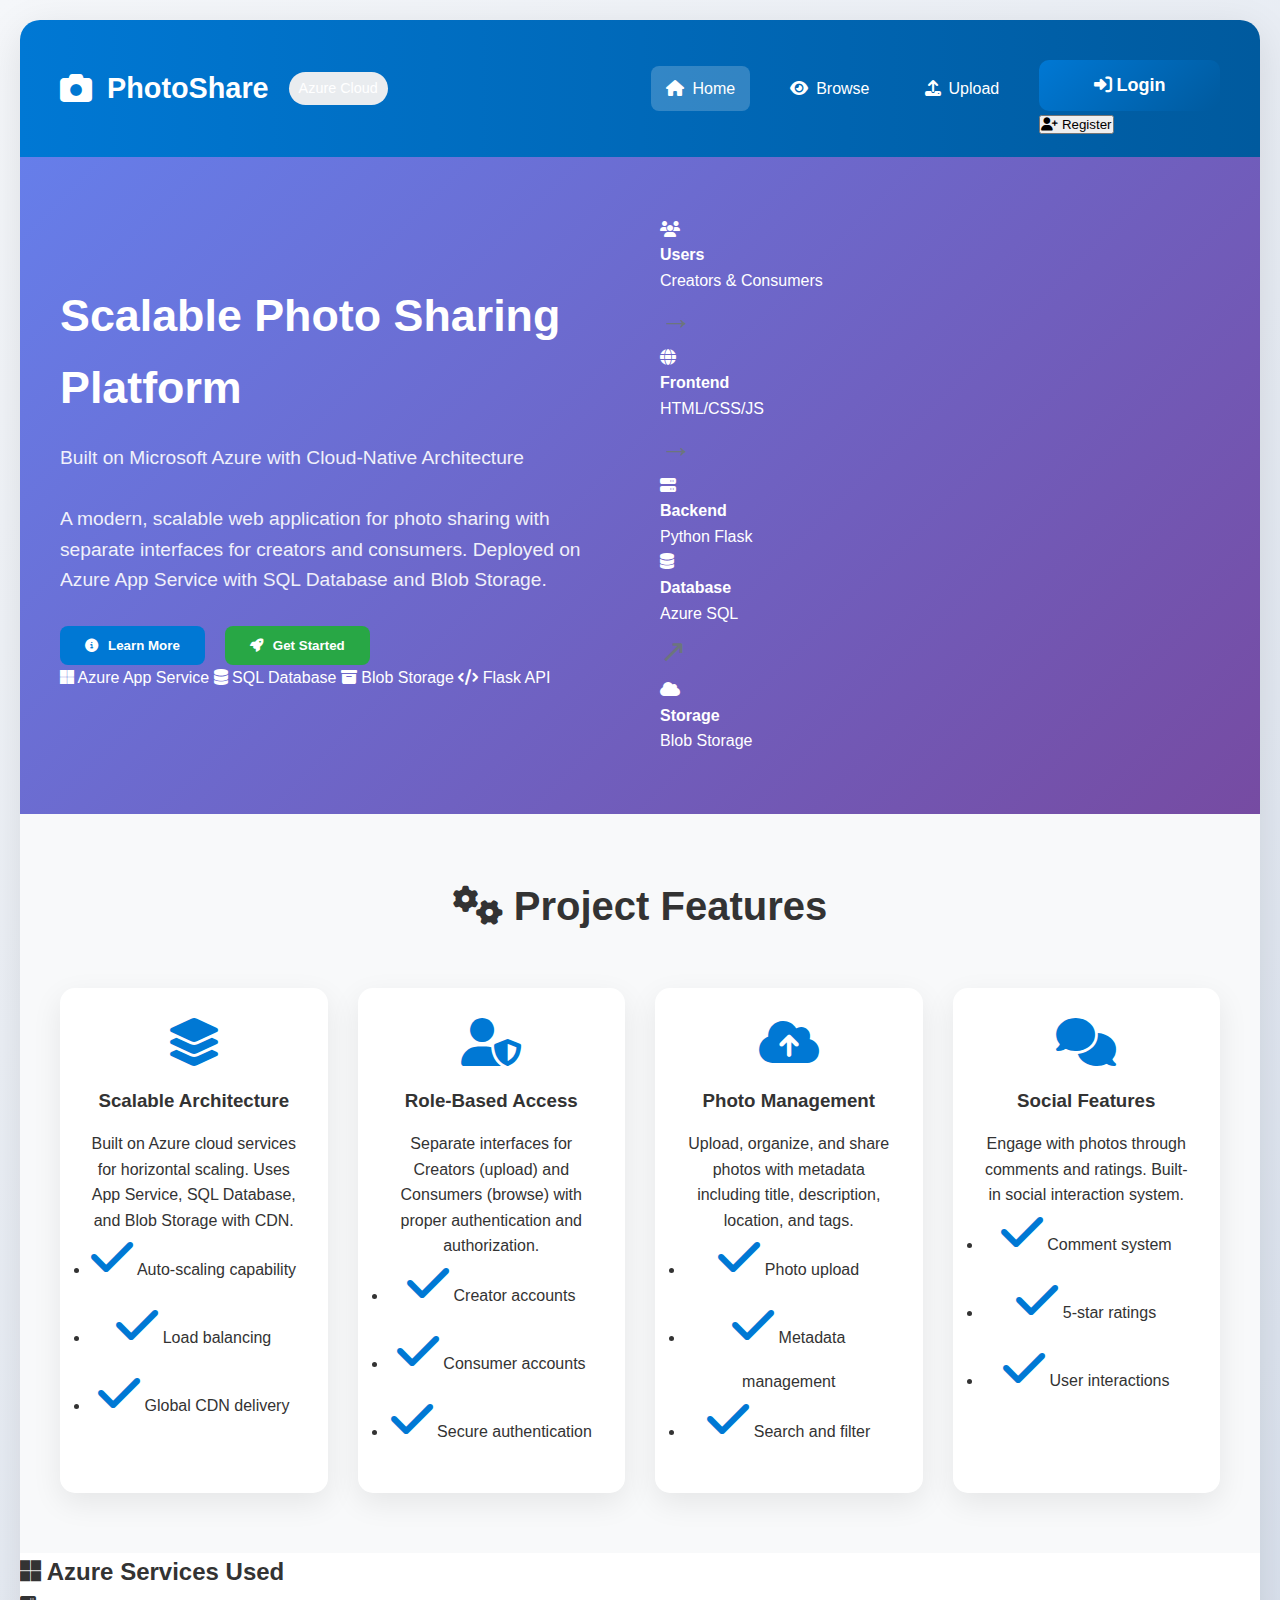
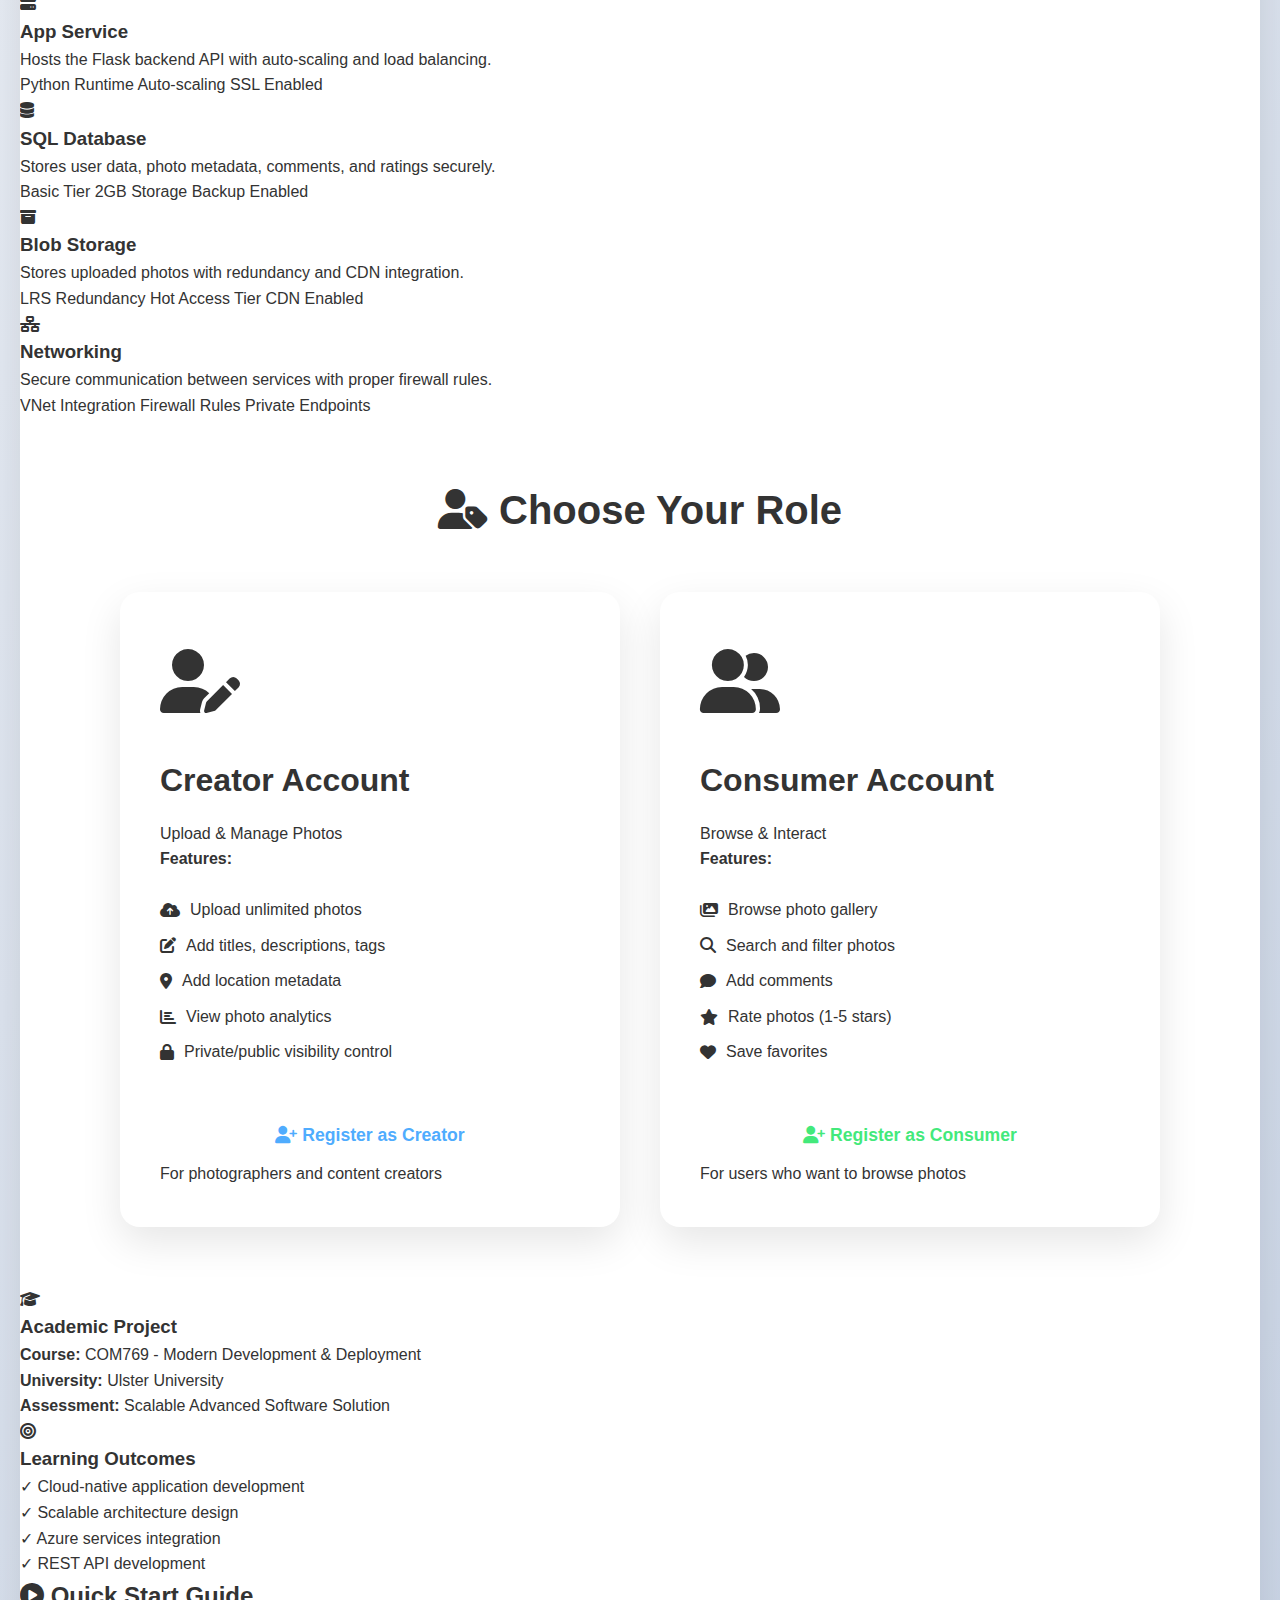
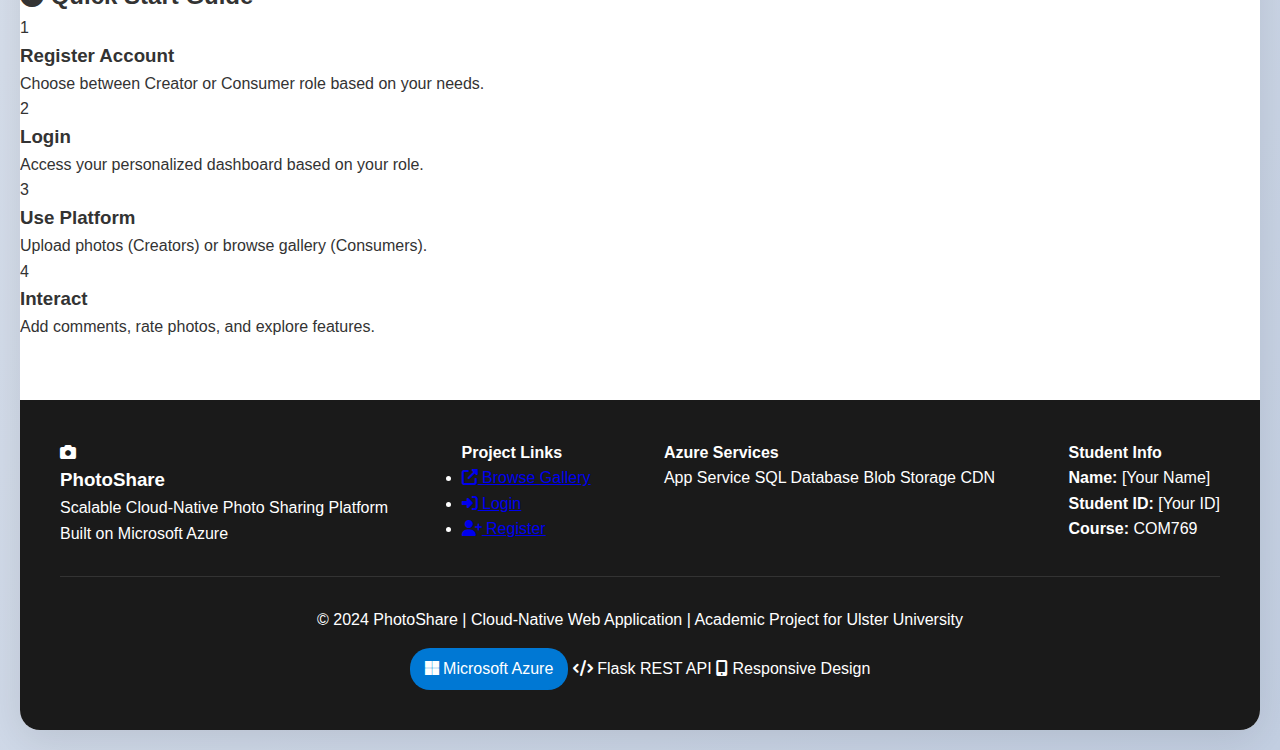
<file: index.html>
<!DOCTYPE html>
<html lang="en">
<head>
    <meta charset="UTF-8">
    <meta name="viewport" content="width=device-width, initial-scale=1.0">
    <title>PhotoShare - Cloud Native Photo Sharing Platform</title>
    <link rel="stylesheet" href="style.css">
    <link rel="stylesheet" href="https://cdnjs.cloudflare.com/ajax/libs/font-awesome/6.4.0/css/all.min.css">
</head>
<body>
    <div class="container">
        <!-- Navigation -->
        <nav class="navbar" id="navbar">
            <div class="logo">
                <i class="fas fa-camera"></i>
                <h1>PhotoShare</h1>
                <span class="tag">Azure Cloud</span>
            </div>
            <div class="nav-links" id="navLinks">
                <a href="index.html" class="active"><i class="fas fa-home"></i> Home</a>
                <a href="consumer.html" class="consumer-only"><i class="fas fa-eye"></i> Browse</a>
                <a href="creator.html" class="creator-only"><i class="fas fa-upload"></i> Upload</a>
                <div class="auth-buttons" id="authButtons">
                    <button class="btn-login" onclick="showAuthModal('login')">
                        <i class="fas fa-sign-in-alt"></i> Login
                    </button>
                    <button class="btn-register" onclick="showAuthModal('register')">
                        <i class="fas fa-user-plus"></i> Register
                    </button>
                </div>
                <div class="user-menu" id="userMenu" style="display: none;">
                    <div class="user-info">
                        <i class="fas fa-user-circle"></i>
                        <div>
                            <span id="userName">User</span>
                            <small id="userRole">Role</small>
                        </div>
                    </div>
                    <button class="btn-logout" onclick="logout()">
                        <i class="fas fa-sign-out-alt"></i>
                    </button>
                </div>
            </div>
        </nav>

        <!-- Hero Section -->
        <section class="hero">
            <div class="hero-content">
                <h2>Scalable Photo Sharing Platform</h2>
                <p class="subtitle">Built on Microsoft Azure with Cloud-Native Architecture</p>
                <p class="description">
                    A modern, scalable web application for photo sharing with separate interfaces 
                    for creators and consumers. Deployed on Azure App Service with SQL Database 
                    and Blob Storage.
                </p>
                
                <div class="hero-buttons">
                    <button class="btn-primary" onclick="scrollToFeatures()">
                        <i class="fas fa-info-circle"></i> Learn More
                    </button>
                    <button class="btn-secondary" onclick="showAuthModal('login')">
                        <i class="fas fa-rocket"></i> Get Started
                    </button>
                </div>
                
                <div class="tech-stack">
                    <span class="tech-tag"><i class="fab fa-microsoft"></i> Azure App Service</span>
                    <span class="tech-tag"><i class="fas fa-database"></i> SQL Database</span>
                    <span class="tech-tag"><i class="fas fa-archive"></i> Blob Storage</span>
                    <span class="tech-tag"><i class="fas fa-code"></i> Flask API</span>
                </div>
            </div>
            
            <div class="hero-image">
                <div class="arch-diagram">
                    <div class="arch-layer">
                        <div class="arch-node">
                            <i class="fas fa-users"></i>
                            <h4>Users</h4>
                            <p>Creators & Consumers</p>
                        </div>
                        <div class="arch-arrow">→</div>
                        <div class="arch-node">
                            <i class="fas fa-globe"></i>
                            <h4>Frontend</h4>
                            <p>HTML/CSS/JS</p>
                        </div>
                        <div class="arch-arrow">→</div>
                        <div class="arch-node">
                            <i class="fas fa-server"></i>
                            <h4>Backend</h4>
                            <p>Python Flask</p>
                        </div>
                    </div>
                    <div class="arch-layer">
                        <div class="arch-node">
                            <i class="fas fa-database"></i>
                            <h4>Database</h4>
                            <p>Azure SQL</p>
                        </div>
                        <div class="arch-arrow">↗</div>
                        <div class="arch-node">
                            <i class="fas fa-cloud"></i>
                            <h4>Storage</h4>
                            <p>Blob Storage</p>
                        </div>
                    </div>
                </div>
            </div>
        </section>

        <!-- Authentication Modal -->
        <div class="modal" id="authModal" style="display: none;">
            <div class="modal-content">
                <button class="close-modal" onclick="closeAuthModal()">&times;</button>
                <div class="modal-body" id="authModalBody">
                    <!-- Dynamic content will be loaded here -->
                </div>
            </div>
        </div>

        <!-- Features Section -->
        <section class="features" id="features">
            <h2 class="section-title">
                <i class="fas fa-cogs"></i> Project Features
            </h2>
            
            <div class="features-grid">
                <div class="feature-card">
                    <div class="feature-icon">
                        <i class="fas fa-layer-group"></i>
                    </div>
                    <h3>Scalable Architecture</h3>
                    <p>Built on Azure cloud services for horizontal scaling. Uses App Service, SQL Database, and Blob Storage with CDN.</p>
                    <ul class="feature-list">
                        <li><i class="fas fa-check"></i> Auto-scaling capability</li>
                        <li><i class="fas fa-check"></i> Load balancing</li>
                        <li><i class="fas fa-check"></i> Global CDN delivery</li>
                    </ul>
                </div>
                
                <div class="feature-card">
                    <div class="feature-icon">
                        <i class="fas fa-user-shield"></i>
                    </div>
                    <h3>Role-Based Access</h3>
                    <p>Separate interfaces for Creators (upload) and Consumers (browse) with proper authentication and authorization.</p>
                    <ul class="feature-list">
                        <li><i class="fas fa-check"></i> Creator accounts</li>
                        <li><i class="fas fa-check"></i> Consumer accounts</li>
                        <li><i class="fas fa-check"></i> Secure authentication</li>
                    </ul>
                </div>
                
                <div class="feature-card">
                    <div class="feature-icon">
                        <i class="fas fa-cloud-upload-alt"></i>
                    </div>
                    <h3>Photo Management</h3>
                    <p>Upload, organize, and share photos with metadata including title, description, location, and tags.</p>
                    <ul class="feature-list">
                        <li><i class="fas fa-check"></i> Photo upload</li>
                        <li><i class="fas fa-check"></i> Metadata management</li>
                        <li><i class="fas fa-check"></i> Search and filter</li>
                    </ul>
                </div>
                
                <div class="feature-card">
                    <div class="feature-icon">
                        <i class="fas fa-comments"></i>
                    </div>
                    <h3>Social Features</h3>
                    <p>Engage with photos through comments and ratings. Built-in social interaction system.</p>
                    <ul class="feature-list">
                        <li><i class="fas fa-check"></i> Comment system</li>
                        <li><i class="fas fa-check"></i> 5-star ratings</li>
                        <li><i class="fas fa-check"></i> User interactions</li>
                    </ul>
                </div>
            </div>
        </section>

        <!-- Azure Services Section -->
        <section class="azure-services">
            <h2 class="section-title">
                <i class="fab fa-microsoft"></i> Azure Services Used
            </h2>
            
            <div class="services-grid">
                <div class="service-card">
                    <div class="service-icon azure">
                        <i class="fas fa-server"></i>
                    </div>
                    <h3>App Service</h3>
                    <p>Hosts the Flask backend API with auto-scaling and load balancing.</p>
                    <div class="service-specs">
                        <span>Python Runtime</span>
                        <span>Auto-scaling</span>
                        <span>SSL Enabled</span>
                    </div>
                </div>
                
                <div class="service-card">
                    <div class="service-icon azure">
                        <i class="fas fa-database"></i>
                    </div>
                    <h3>SQL Database</h3>
                    <p>Stores user data, photo metadata, comments, and ratings securely.</p>
                    <div class="service-specs">
                        <span>Basic Tier</span>
                        <span>2GB Storage</span>
                        <span>Backup Enabled</span>
                    </div>
                </div>
                
                <div class="service-card">
                    <div class="service-icon azure">
                        <i class="fas fa-archive"></i>
                    </div>
                    <h3>Blob Storage</h3>
                    <p>Stores uploaded photos with redundancy and CDN integration.</p>
                    <div class="service-specs">
                        <span>LRS Redundancy</span>
                        <span>Hot Access Tier</span>
                        <span>CDN Enabled</span>
                    </div>
                </div>
                
                <div class="service-card">
                    <div class="service-icon azure">
                        <i class="fas fa-network-wired"></i>
                    </div>
                    <h3>Networking</h3>
                    <p>Secure communication between services with proper firewall rules.</p>
                    <div class="service-specs">
                        <span>VNet Integration</span>
                        <span>Firewall Rules</span>
                        <span>Private Endpoints</span>
                    </div>
                </div>
            </div>
        </section>

        <!-- Role Selection Section -->
        <section class="role-selection">
            <h2 class="section-title">
                <i class="fas fa-user-tag"></i> Choose Your Role
            </h2>
            
            <div class="role-cards">
                <div class="role-card creator-card">
                    <div class="role-header">
                        <div class="role-icon">
                            <i class="fas fa-user-edit"></i>
                        </div>
                        <h3>Creator Account</h3>
                        <p class="role-price">Upload & Manage Photos</p>
                    </div>
                    
                    <div class="role-features">
                        <h4>Features:</h4>
                        <ul>
                            <li><i class="fas fa-cloud-upload-alt"></i> Upload unlimited photos</li>
                            <li><i class="fas fa-edit"></i> Add titles, descriptions, tags</li>
                            <li><i class="fas fa-map-marker-alt"></i> Add location metadata</li>
                            <li><i class="fas fa-chart-bar"></i> View photo analytics</li>
                            <li><i class="fas fa-lock"></i> Private/public visibility control</li>
                        </ul>
                    </div>
                    
                    <div class="role-action">
                        <button class="btn-creator" onclick="showAuthModal('register', 'creator')">
                            <i class="fas fa-user-plus"></i> Register as Creator
                        </button>
                        <p class="role-note">For photographers and content creators</p>
                    </div>
                </div>
                
                <div class="role-card consumer-card">
                    <div class="role-header">
                        <div class="role-icon">
                            <i class="fas fa-user-friends"></i>
                        </div>
                        <h3>Consumer Account</h3>
                        <p class="role-price">Browse & Interact</p>
                    </div>
                    
                    <div class="role-features">
                        <h4>Features:</h4>
                        <ul>
                            <li><i class="fas fa-images"></i> Browse photo gallery</li>
                            <li><i class="fas fa-search"></i> Search and filter photos</li>
                            <li><i class="fas fa-comment"></i> Add comments</li>
                            <li><i class="fas fa-star"></i> Rate photos (1-5 stars)</li>
                            <li><i class="fas fa-heart"></i> Save favorites</li>
                        </ul>
                    </div>
                    
                    <div class="role-action">
                        <button class="btn-consumer" onclick="showAuthModal('register', 'consumer')">
                            <i class="fas fa-user-plus"></i> Register as Consumer
                        </button>
                        <p class="role-note">For users who want to browse photos</p>
                    </div>
                </div>
            </div>
        </section>

        <!-- Project Info Section -->
        <section class="project-info">
            <div class="info-card">
                <div class="info-icon">
                    <i class="fas fa-graduation-cap"></i>
                </div>
                <div class="info-content">
                    <h3>Academic Project</h3>
                    <p><strong>Course:</strong> COM769 - Modern Development & Deployment</p>
                    <p><strong>University:</strong> Ulster University</p>
                    <p><strong>Assessment:</strong> Scalable Advanced Software Solution</p>
                </div>
            </div>
            
            <div class="info-card">
                <div class="info-icon">
                    <i class="fas fa-bullseye"></i>
                </div>
                <div class="info-content">
                    <h3>Learning Outcomes</h3>
                    <ul>
                        <li>✓ Cloud-native application development</li>
                        <li>✓ Scalable architecture design</li>
                        <li>✓ Azure services integration</li>
                        <li>✓ REST API development</li>
                    </ul>
                </div>
            </div>
        </section>

        <!-- Quick Start Guide -->
        <section class="quick-start">
            <h2 class="section-title">
                <i class="fas fa-play-circle"></i> Quick Start Guide
            </h2>
            
            <div class="steps">
                <div class="step">
                    <div class="step-number">1</div>
                    <h3>Register Account</h3>
                    <p>Choose between Creator or Consumer role based on your needs.</p>
                </div>
                
                <div class="step">
                    <div class="step-number">2</div>
                    <h3>Login</h3>
                    <p>Access your personalized dashboard based on your role.</p>
                </div>
                
                <div class="step">
                    <div class="step-number">3</div>
                    <h3>Use Platform</h3>
                    <p>Upload photos (Creators) or browse gallery (Consumers).</p>
                </div>
                
                <div class="step">
                    <div class="step-number">4</div>
                    <h3>Interact</h3>
                    <p>Add comments, rate photos, and explore features.</p>
                </div>
            </div>
        </section>

        <!-- Footer -->
        <footer class="footer">
            <div class="footer-content">
                <div class="footer-section">
                    <div class="footer-logo">
                        <i class="fas fa-camera"></i>
                        <h3>PhotoShare</h3>
                    </div>
                    <p>Scalable Cloud-Native Photo Sharing Platform</p>
                    <p class="footer-subtitle">Built on Microsoft Azure</p>
                </div>
                
                <div class="footer-section">
                    <h4>Project Links</h4>
                    <ul class="footer-links">
                        <li><a href="consumer.html"><i class="fas fa-external-link-alt"></i> Browse Gallery</a></li>
                        <li><a href="#" onclick="showAuthModal('login')"><i class="fas fa-sign-in-alt"></i> Login</a></li>
                        <li><a href="#" onclick="showAuthModal('register')"><i class="fas fa-user-plus"></i> Register</a></li>
                    </ul>
                </div>
                
                <div class="footer-section">
                    <h4>Azure Services</h4>
                    <div class="azure-tags">
                        <span class="azure-tag">App Service</span>
                        <span class="azure-tag">SQL Database</span>
                        <span class="azure-tag">Blob Storage</span>
                        <span class="azure-tag">CDN</span>
                    </div>
                </div>
                
                <div class="footer-section">
                    <h4>Student Info</h4>
                    <div class="student-info">
                        <p><strong>Name:</strong> [Your Name]</p>
                        <p><strong>Student ID:</strong> [Your ID]</p>
                        <p><strong>Course:</strong> COM769</p>
                    </div>
                </div>
            </div>
            
            <div class="footer-bottom">
                <p>© 2024 PhotoShare | Cloud-Native Web Application | Academic Project for Ulster University</p>
                <div class="footer-badges">
                    <span class="badge azure-badge">
                        <i class="fab fa-microsoft"></i> Microsoft Azure
                    </span>
                    <span class="badge">
                        <i class="fas fa-code"></i> Flask REST API
                    </span>
                    <span class="badge">
                        <i class="fas fa-mobile-alt"></i> Responsive Design
                    </span>
                </div>
            </div>
        </footer>
    </div>

    <!-- Add this CSS in style.css or here in style tag -->
    <style>
        /* Additional styles for auth modal */
        .modal {
            display: none;
            position: fixed;
            top: 0;
            left: 0;
            width: 100%;
            height: 100%;
            background: rgba(0,0,0,0.7);
            z-index: 1000;
            justify-content: center;
            align-items: center;
        }
        
        .modal-content {
            background: white;
            padding: 30px;
            border-radius: 15px;
            max-width: 500px;
            width: 90%;
            max-height: 90vh;
            overflow-y: auto;
            position: relative;
        }
        
        .close-modal {
            position: absolute;
            top: 15px;
            right: 15px;
            background: none;
            border: none;
            font-size: 24px;
            cursor: pointer;
            color: #666;
        }
        
        .auth-form {
            padding: 20px 0;
        }
        
        .form-group {
            margin-bottom: 20px;
        }
        
        .form-group label {
            display: block;
            margin-bottom: 8px;
            font-weight: 600;
            color: #333;
        }
        
        .form-group input,
        .form-group select {
            width: 100%;
            padding: 12px;
            border: 1px solid #ddd;
            border-radius: 8px;
            font-size: 16px;
        }
        
        .auth-tabs {
            display: flex;
            margin-bottom: 20px;
            border-bottom: 2px solid #eee;
        }
        
        .tab-btn {
            flex: 1;
            padding: 12px;
            background: none;
            border: none;
            cursor: pointer;
            font-size: 16px;
            font-weight: 600;
            color: #666;
            border-bottom: 3px solid transparent;
        }
        
        .tab-btn.active {
            color: #0078d4;
            border-bottom-color: #0078d4;
        }
        
        .user-menu {
            display: flex;
            align-items: center;
            gap: 15px;
        }
        
        .user-info {
            display: flex;
            align-items: center;
            gap: 10px;
        }
        
        .user-info i {
            font-size: 24px;
            color: #0078d4;
        }
        
        /* Hide elements based on auth state */
        .consumer-only,
        .creator-only {
            display: none;
        }
        
        /* Notification styles */
        .notification {
            position: fixed;
            top: 20px;
            right: 20px;
            padding: 15px 20px;
            background: white;
            border-radius: 8px;
            box-shadow: 0 5px 15px rgba(0,0,0,0.2);
            display: flex;
            align-items: center;
            gap: 10px;
            z-index: 9999;
            animation: slideIn 0.3s ease;
        }
        
        .notification.success {
            border-left: 4px solid #28a745;
        }
        
        .notification.error {
            border-left: 4px solid #dc3545;
        }
        
        .notification.info {
            border-left: 4px solid #0078d4;
        }
        
        @keyframes slideIn {
            from {
                transform: translateX(100%);
                opacity: 0;
            }
            to {
                transform: translateX(0);
                opacity: 1;
            }
        }
    </style>

    <!-- Scripts -->
    <script src="app.js"></script>
    <script>
        // Initialize on page load
        document.addEventListener('DOMContentLoaded', function() {
            checkAuthState();
            setupAuthModal();
        });
        
        function checkAuthState() {
            const user = PhotoShare.Auth.getCurrentUser();
            const authButtons = document.getElementById('authButtons');
            const userMenu = document.getElementById('userMenu');
            const userName = document.getElementById('userName');
            const userRole = document.getElementById('userRole');
            
            if (user) {
                // User is logged in
                authButtons.style.display = 'none';
                userMenu.style.display = 'flex';
                userName.textContent = user.username;
                userRole.textContent = user.role;
                
                // Show/hide role-based links
                const creatorLinks = document.querySelectorAll('.creator-only');
                const consumerLinks = document.querySelectorAll('.consumer-only');
                
                if (user.role === 'creator') {
                    creatorLinks.forEach(link => link.style.display = 'block');
                } else if (user.role === 'consumer') {
                    consumerLinks.forEach(link => link.style.display = 'block');
                }
            } else {
                // User is not logged in
                authButtons.style.display = 'flex';
                userMenu.style.display = 'none';
            }
        }
        
        function showAuthModal(type, role = null) {
            const modal = document.getElementById('authModal');
            const modalBody = document.getElementById('authModalBody');
            
            if (type === 'login') {
                modalBody.innerHTML = `
                    <h2><i class="fas fa-sign-in-alt"></i> Login to PhotoShare</h2>
                    <form id="loginForm">
                        <div class="form-group">
                            <label for="modalUsername">Username</label>
                            <input type="text" id="modalUsername" required>
                        </div>
                        <div class="form-group">
                            <label for="modalPassword">Password</label>
                            <input type="password" id="modalPassword" required>
                        </div>
                        <div class="form-group">
                            <label for="modalRole">Login as</label>
                            <select id="modalRole">
                                <option value="consumer">Consumer</option>
                                <option value="creator">Creator</option>
                            </select>
                        </div>
                        <button type="submit" class="btn-primary" style="width: 100%;">
                            <i class="fas fa-sign-in-alt"></i> Login
                        </button>
                    </form>
                    <p style="text-align: center; margin-top: 15px;">
                        Don't have an account? 
                        <a href="#" onclick="showAuthModal('register')">Register here</a>
                    </p>
                `;
                
                // Add event listener for login form
                setTimeout(() => {
                    document.getElementById('loginForm').addEventListener('submit', async function(e) {
                        e.preventDefault();
                        const username = document.getElementById('modalUsername').value;
                        const password = document.getElementById('modalPassword').value;
                        const role = document.getElementById('modalRole').value;
                        
                        const result = await PhotoShare.Auth.login(username, password);
                        
                        if (result.success) {
                            closeAuthModal();
                            PhotoShare.Utils.showNotification('Login successful!', 'success');
                            checkAuthState();
                            
                            // Redirect based on role
                            setTimeout(() => {
                                if (role === 'creator') {
                                    window.location.href = 'creator.html';
                                } else {
                                    window.location.href = 'consumer.html';
                                }
                            }, 1000);
                        } else {
                            PhotoShare.Utils.showNotification(result.error, 'error');
                        }
                    });
                }, 100);
                
            } else if (type === 'register') {
                modalBody.innerHTML = `
                    <h2><i class="fas fa-user-plus"></i> Register New Account</h2>
                    <form id="registerForm">
                        <div class="form-group">
                            <label for="regUsername">Username *</label>
                            <input type="text" id="regUsername" required>
                        </div>
                        <div class="form-group">
                            <label for="regEmail">Email *</label>
                            <input type="email" id="regEmail" required>
                        </div>
                        <div class="form-group">
                            <label for="regPassword">Password *</label>
                            <input type="password" id="regPassword" required minlength="6">
                        </div>
                        <div class="form-group">
                            <label for="regRoleSelect">Account Type *</label>
                            <select id="regRoleSelect" required>
                                <option value="">Choose role</option>
                                <option value="consumer" ${role === 'consumer' ? 'selected' : ''}>Consumer (Browse photos)</option>
                                <option value="creator" ${role === 'creator' ? 'selected' : ''}>Creator (Upload photos)</option>
                            </select>
                        </div>
                        <button type="submit" class="btn-primary" style="width: 100%;">
                            <i class="fas fa-user-plus"></i> Register
                        </button>
                    </form>
                    <p style="text-align: center; margin-top: 15px;">
                        Already have an account? 
                        <a href="#" onclick="showAuthModal('login')">Login here</a>
                    </p>
                `;
                
                // Add event listener for register form
                setTimeout(() => {
                    document.getElementById('registerForm').addEventListener('submit', async function(e) {
                        e.preventDefault();
                        const username = document.getElementById('regUsername').value;
                        const email = document.getElementById('regEmail').value;
                        const password = document.getElementById('regPassword').value;
                        const role = document.getElementById('regRoleSelect').value;
                        
                        if (!PhotoShare.Utils.validateEmail(email)) {
                            PhotoShare.Utils.showNotification('Please enter a valid email', 'error');
                            return;
                        }
                        
                        if (password.length < 6) {
                            PhotoShare.Utils.showNotification('Password must be at least 6 characters', 'error');
                            return;
                        }
                        
                        const result = await PhotoShare.Auth.register({
                            username: username,
                            email: email,
                            password: password,
                            role: role
                        });
                        
                        if (result.success) {
                            closeAuthModal();
                            PhotoShare.Utils.showNotification('Registration successful! Please login.', 'success');
                            showAuthModal('login');
                        } else {
                            PhotoShare.Utils.showNotification(result.error || 'Registration failed', 'error');
                        }
                    });
                }, 100);
            }
            
            modal.style.display = 'flex';
        }
        
        function closeAuthModal() {
            document.getElementById('authModal').style.display = 'none';
        }
        
        function setupAuthModal() {
            // Close modal when clicking outside
            document.getElementById('authModal').addEventListener('click', function(e) {
                if (e.target === this) {
                    closeAuthModal();
                }
            });
        }
        
        function logout() {
            PhotoShare.Auth.logout();
            PhotoShare.Utils.showNotification('Logged out successfully', 'success');
            checkAuthState();
        }
        
        function scrollToFeatures() {
            document.getElementById('features').scrollIntoView({ behavior: 'smooth' });
        }
        
        // Show notification function
        window.showNotification = function(message, type = 'info') {
            PhotoShare.Utils.showNotification(message, type);
        };
    </script>
</body>
</html>
</file>
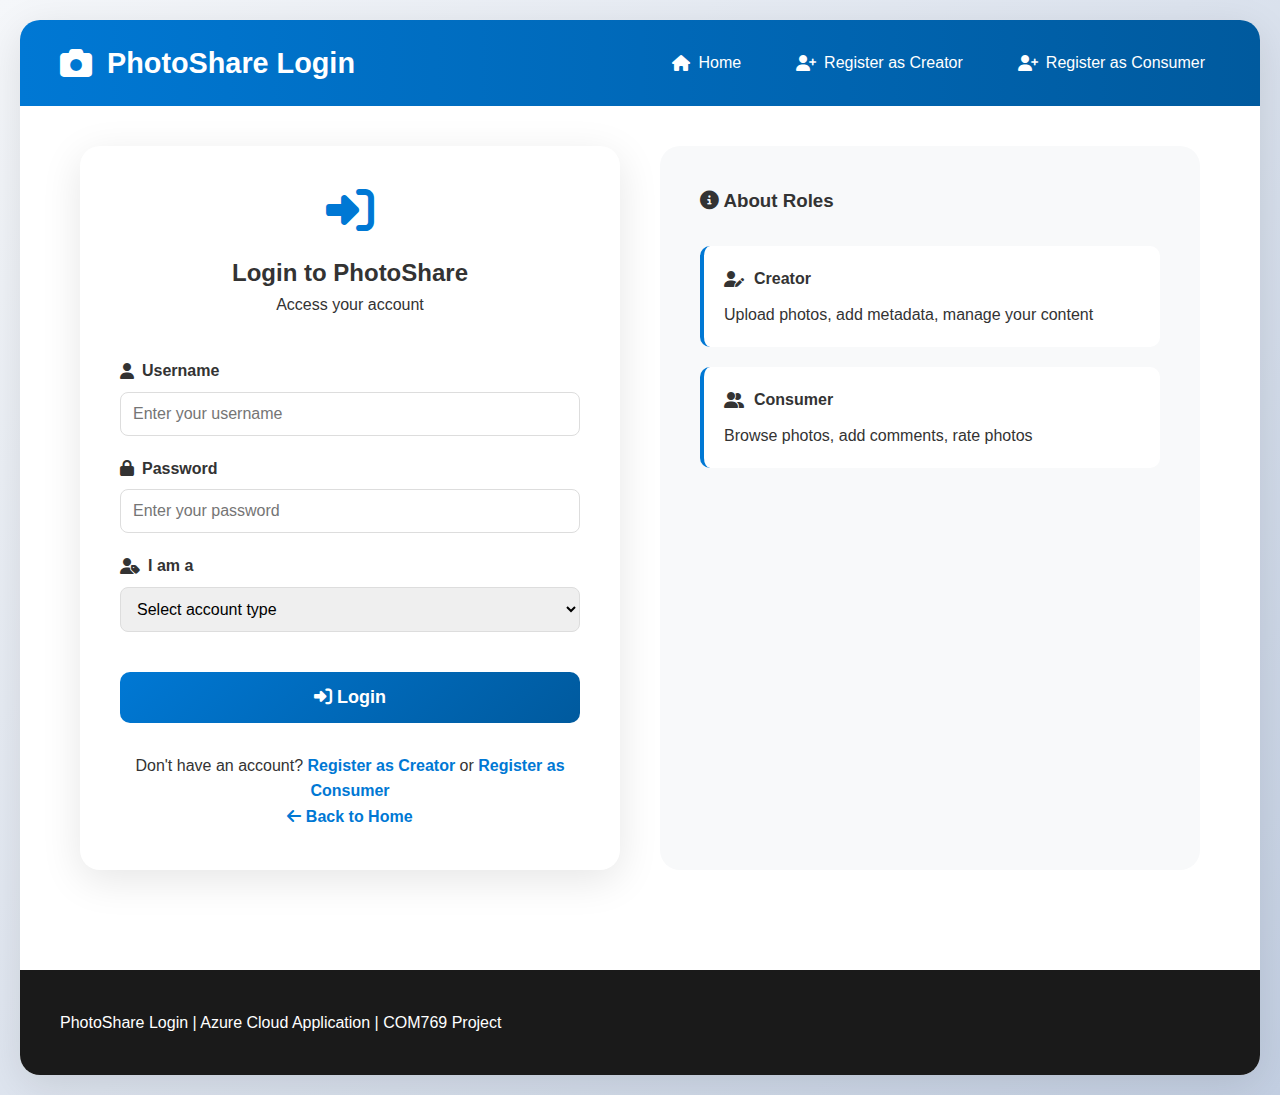
<file: consumer.html>
<!DOCTYPE html>
<html lang="en">
<head>
    <meta charset="UTF-8">
    <meta name="viewport" content="width=device-width, initial-scale=1.0">
    <title>Consumer Gallery - PhotoShare</title>
    <link rel="stylesheet" href="style.css">
    <link rel="stylesheet" href="https://cdnjs.cloudflare.com/ajax/libs/font-awesome/6.4.0/css/all.min.css">
    <style>
        /* Additional CSS for consumer page */
        .gallery-header {
            background: linear-gradient(135deg, #43e97b 0%, #38f9d7 100%);
            color: white;
            padding: 30px;
            border-radius: 15px;
            margin-bottom: 20px;
        }
        
        .search-box {
            display: flex;
            gap: 10px;
            margin: 20px 0;
        }
        
        .search-box input {
            flex: 1;
            padding: 12px;
            border: none;
            border-radius: 8px;
        }
        
        .search-box button {
            background: #0078d4;
            color: white;
            border: none;
            padding: 12px 25px;
            border-radius: 8px;
            cursor: pointer;
        }
        
        .stats-bar {
            display: grid;
            grid-template-columns: repeat(auto-fit, minmax(200px, 1fr));
            gap: 20px;
            margin-bottom: 30px;
        }
        
        .stat {
            background: white;
            padding: 20px;
            border-radius: 10px;
            display: flex;
            align-items: center;
            gap: 15px;
            box-shadow: 0 3px 10px rgba(0,0,0,0.1);
        }
        
        .stat i {
            font-size: 2em;
            color: #0078d4;
        }
        
        .photo-gallery {
            display: grid;
            grid-template-columns: repeat(auto-fill, minmax(280px, 1fr));
            gap: 25px;
            margin: 30px 0;
        }
        
        .photo-card {
            background: white;
            border-radius: 10px;
            overflow: hidden;
            box-shadow: 0 5px 15px rgba(0,0,0,0.1);
            cursor: pointer;
            transition: transform 0.3s;
        }
        
        .photo-card:hover {
            transform: translateY(-5px);
        }
        
        .photo-image {
            height: 200px;
            overflow: hidden;
        }
        
        .photo-image img {
            width: 100%;
            height: 100%;
            object-fit: cover;
        }
        
        .photo-info {
            padding: 20px;
        }
        
        .photo-meta {
            display: flex;
            justify-content: space-between;
            margin: 15px 0;
            color: #666;
        }
        
        .photo-footer {
            display: flex;
            justify-content: space-between;
            font-size: 14px;
            color: #666;
            margin-top: 15px;
            padding-top: 15px;
            border-top: 1px solid #eee;
        }
        
        .modal {
            display: none;
            position: fixed;
            top: 0;
            left: 0;
            width: 100%;
            height: 100%;
            background: rgba(0,0,0,0.8);
            z-index: 1000;
            justify-content: center;
            align-items: center;
        }
        
        .modal-content {
            background: white;
            padding: 30px;
            border-radius: 15px;
            max-width: 800px;
            width: 90%;
            max-height: 90vh;
            overflow-y: auto;
        }
        
        .close-modal {
            position: absolute;
            top: 20px;
            right: 20px;
            background: none;
            border: none;
            font-size: 24px;
            cursor: pointer;
        }
        
        .modal-photo img {
            width: 100%;
            max-height: 400px;
            object-fit: contain;
            border-radius: 10px;
        }
        
        .comments-section {
            margin: 30px 0;
        }
        
        .comment {
            background: #f8f9fa;
            padding: 15px;
            border-radius: 8px;
            margin-bottom: 10px;
        }
        
        .rating-stars {
            font-size: 24px;
            color: gold;
            cursor: pointer;
            margin: 10px 0;
        }
        
        .add-comment textarea {
            width: 100%;
            padding: 10px;
            margin: 10px 0;
            border: 1px solid #ddd;
            border-radius: 8px;
        }
        
        .pagination {
            display: flex;
            justify-content: center;
            gap: 10px;
            margin: 40px 0;
        }
        
        .page-btn {
            padding: 8px 15px;
            border: 1px solid #ddd;
            background: white;
            border-radius: 6px;
            cursor: pointer;
        }
        
        .page-btn.active {
            background: #0078d4;
            color: white;
        }
        
        .loading {
            text-align: center;
            padding: 40px;
            grid-column: 1 / -1;
        }
        
        .loader {
            border: 5px solid #f3f3f3;
            border-top: 5px solid #0078d4;
            border-radius: 50%;
            width: 50px;
            height: 50px;
            animation: spin 1s linear infinite;
            margin: 0 auto 20px;
        }
        
        @keyframes spin {
            0% { transform: rotate(0deg); }
            100% { transform: rotate(360deg); }
        }
    </style>
</head>
<body>
    <div class="container">
        <!-- Navigation -->
        <nav class="navbar">
            <div class="logo">
                <i class="fas fa-images"></i>
                <h1>Photo Gallery</h1>
            </div>
            <div class="nav-links">
                <a href="index.html"><i class="fas fa-home"></i> Home</a>
                <a href="consumer.html" class="active"><i class="fas fa-eye"></i> Browse</a>
                <div class="user-menu">
                    <div class="user-info">
                        <i class="fas fa-user-circle"></i>
                        <div>
                            <span id="consumerName">Consumer</span>
                            <small id="consumerRole">Consumer</small>
                        </div>
                    </div>
                    <button class="btn-logout" onclick="logout()">
                        <i class="fas fa-sign-out-alt"></i> Logout
                    </button>
                </div>
            </div>
        </nav>

        <!-- Gallery Header -->
        <div class="gallery-header">
            <h2><i class="fas fa-th-large"></i> Browse Photos</h2>
            <p>View and interact with photos uploaded by creators</p>
            
            <!-- Search Bar -->
            <div class="search-box">
                <input type="text" id="searchInput" placeholder="Search photos...">
                <button onclick="searchPhotos()"><i class="fas fa-search"></i> Search</button>
                <button onclick="clearSearch()"><i class="fas fa-times"></i> Clear</button>
            </div>
        </div>

        <!-- Stats -->
        <div class="stats-bar">
            <div class="stat">
                <i class="fas fa-images"></i>
                <div>
                    <h3 id="totalPhotos">0</h3>
                    <p>Total Photos</p>
                </div>
            </div>
            <div class="stat">
                <i class="fas fa-users"></i>
                <div>
                    <h3 id="totalCreators">0</h3>
                    <p>Active Creators</p>
                </div>
            </div>
            <div class="stat">
                <i class="fas fa-comments"></i>
                <div>
                    <h3 id="totalComments">0</h3>
                    <p>Total Comments</p>
                </div>
            </div>
            <div class="stat">
                <i class="fas fa-star"></i>
                <div>
                    <h3 id="avgRating">0.0</h3>
                    <p>Average Rating</p>
                </div>
            </div>
        </div>

        <!-- Photo Gallery -->
        <div id="galleryContainer">
            <div id="photoGallery" class="photo-gallery">
                <!-- Photos will load here -->
            </div>
            
            <div id="loading" class="loading" style="display: none;">
                <div class="loader"></div>
                <p>Loading photos...</p>
            </div>
            
            <div id="noResults" style="display: none; text-align: center; padding: 40px;">
                <i class="fas fa-image fa-3x"></i>
                <h3>No photos found</h3>
                <p>Try a different search</p>
            </div>
        </div>

        <!-- Pagination -->
        <div class="pagination" id="pagination">
            <!-- Will be generated dynamically -->
        </div>

        <!-- Photo Detail Modal -->
        <div id="photoModal" class="modal">
            <div class="modal-content">
                <button class="close-modal" onclick="closeModal()">&times;</button>
                <div id="modalBody">
                    <!-- Content will be loaded here -->
                </div>
            </div>
        </div>

        <footer class="footer">
            <p>Consumer Gallery | PhotoShare Azure Platform | COM769 Assignment</p>
            <p><strong>Student:</strong> [Your Name] | <strong>ID:</strong> [Your ID]</p>
        </footer>
    </div>

    <script>
        // ==================== MAIN VARIABLES ====================
        let currentPage = 1;
        let totalPages = 1;
        let currentUser = null;

        // ==================== INITIALIZATION ====================
        document.addEventListener('DOMContentLoaded', function() {
            // Check authentication
            currentUser = JSON.parse(localStorage.getItem('photoapp_user'));
            
            if (!currentUser) {
                alert('Please login first!');
                window.location.href = 'login.html';
                return;
            }
            
            if (currentUser.role !== 'consumer') {
                alert('This page is for consumers only!');
                window.location.href = 'creator.html';
                return;
            }
            
            // Update UI
            document.getElementById('consumerName').textContent = currentUser.username;
            
            // Load photos
            loadPhotos();
            
            // Setup search
            document.getElementById('searchInput').addEventListener('keypress', function(e) {
                if (e.key === 'Enter') searchPhotos();
            });
        });

        // ==================== PHOTO LOADING ====================
        async function loadPhotos() {
            showLoading(true);
            hideNoResults();
            
            try {
                const searchQuery = document.getElementById('searchInput').value;
                const params = new URLSearchParams({
                    page: currentPage,
                    limit: 12,
                    search: searchQuery
                });
                
                const response = await fetch(`https://photoappbackend2.azurewebsites.net/api/photos?${params}`);
                const data = await response.json();
                
                if (data.success) {
                    displayPhotos(data.photos);
                    updatePagination(data.pagination);
                    updateStats(data.pagination?.total || 0);
                } else {
                    showNoResults();
                }
            } catch (error) {
                console.error('Error loading photos:', error);
                showNoResults();
            } finally {
                showLoading(false);
            }
        }
        
        function displayPhotos(photos) {
            const container = document.getElementById('photoGallery');
            
            if (!photos || photos.length === 0) {
                showNoResults();
                return;
            }
            
            let html = '';
            
            photos.forEach(photo => {
                // Create fallback image using SVG (no internet needed)
                const fallbackSVG = `data:image/svg+xml;base64,${btoa(`
                    <svg width="300" height="200" viewBox="0 0 300 200" fill="none" xmlns="http://www.w3.org/2000/svg">
                        <rect width="300" height="200" fill="#f0f0f0"/>
                        <text x="150" y="100" font-family="Arial" font-size="14" fill="#666" text-anchor="middle">${photo.title}</text>
                        <text x="150" y="120" font-family="Arial" font-size="12" fill="#999" text-anchor="middle">Photo</text>
                    </svg>
                `)}`;
                
                html += `
                    <div class="photo-card" onclick="viewPhoto(${photo.id})">
                        <div class="photo-image">
                            <img src="${photo.image_url}" 
                                 alt="${photo.title}"
                                 onerror="this.src='${fallbackSVG}'">
                        </div>
                        <div class="photo-info">
                            <h3>${photo.title}</h3>
                            <p>${photo.description || 'No description'}</p>
                            <div class="photo-meta">
                                <span><i class="fas fa-map-marker-alt"></i> ${photo.location || 'Unknown'}</span>
                                <span><i class="fas fa-star"></i> ${photo.avg_rating || '0.0'}</span>
                            </div>
                            <div class="photo-footer">
                                <span><i class="fas fa-user"></i> ${photo.uploader_name || 'Anonymous'}</span>
                                <span>${formatDate(photo.created_at)}</span>
                            </div>
                        </div>
                    </div>
                `;
            });
            
            container.innerHTML = html;
        }

        // ==================== PHOTO DETAILS ====================
        async function viewPhoto(photoId) {
            showLoading(true);
            
            try {
                const response = await fetch(`https://photoappbackend2.azurewebsites.net/api/photos/${photoId}`);
                const data = await response.json();
                
                if (data.success) {
                    showPhotoModal(data);
                } else {
                    alert('Failed to load photo details');
                }
            } catch (error) {
                console.error('Error:', error);
                alert('Network error');
            } finally {
                showLoading(false);
            }
        }
        
        function showPhotoModal(photoData) {
            const photo = photoData.photo;
            const comments = photoData.comments || [];
            const stats = photoData.stats || {};
            
            const fallbackSVG = `data:image/svg+xml;base64,${btoa(`
                <svg width="600" height="400" viewBox="0 0 600 400" fill="none" xmlns="http://www.w3.org/2000/svg">
                    <rect width="600" height="400" fill="#f0f0f0"/>
                    <text x="300" y="200" font-family="Arial" font-size="20" fill="#666" text-anchor="middle">${photo.title}</text>
                    <text x="300" y="230" font-family="Arial" font-size="16" fill="#999" text-anchor="middle">Click to view details</text>
                </svg>
            `)}`;
            
            let modalHTML = `
                <div class="modal-photo">
                    <img src="${photo.image_url}" 
                         alt="${photo.title}"
                         onerror="this.src='${fallbackSVG}'">
                </div>
                <h2>${photo.title}</h2>
                <p><strong>Description:</strong> ${photo.description || 'No description'}</p>
                <p><strong>Location:</strong> ${photo.location || 'Unknown'}</p>
                <p><strong>Uploaded by:</strong> ${photo.uploader_name || 'Anonymous'}</p>
                <p><strong>Uploaded on:</strong> ${formatDate(photo.created_at)}</p>
                
                <div class="stats" style="margin: 20px 0; display: flex; gap: 20px;">
                    <div><i class="fas fa-eye"></i> ${stats.views || 0} views</div>
                    <div><i class="fas fa-star"></i> ${stats.avg_rating?.toFixed(1) || '0.0'} rating</div>
                    <div><i class="fas fa-comment"></i> ${stats.rating_count || 0} ratings</div>
                </div>
            `;
            
            // Rating Section
            modalHTML += `
                <div style="margin: 30px 0;">
                    <h3><i class="fas fa-star"></i> Rate this photo</h3>
                    <div class="rating-stars">
                        ${[1,2,3,4,5].map(star => `
                            <i class="far fa-star" 
                               onclick="ratePhoto(${photo.id}, ${star})"
                               style="margin: 0 5px; cursor: pointer;"></i>
                        `).join('')}
                    </div>
                </div>
            `;
            
            // Comments Section
            modalHTML += `
                <div class="comments-section">
                    <h3><i class="fas fa-comments"></i> Comments (${comments.length})</h3>
                    
                    <div id="commentsList" style="margin: 20px 0;">
                        ${comments.length > 0 ? comments.map(comment => `
                            <div class="comment">
                                <strong>${comment.username || 'Anonymous'}:</strong>
                                <p>${comment.comment_text}</p>
                                <small>${formatDate(comment.created_at)}</small>
                            </div>
                        `).join('') : '<p>No comments yet. Be the first to comment!</p>'}
                    </div>
                    
                    <div class="add-comment">
                        <textarea id="newComment" placeholder="Write a comment..." rows="3"></textarea>
                        <button onclick="addComment(${photo.id})" style="background: #0078d4; color: white; padding: 10px 20px; border: none; border-radius: 5px; cursor: pointer;">
                            <i class="fas fa-paper-plane"></i> Post Comment
                        </button>
                    </div>
                </div>
            `;
            
            document.getElementById('modalBody').innerHTML = modalHTML;
            document.getElementById('photoModal').style.display = 'flex';
        }
        
        function closeModal() {
            document.getElementById('photoModal').style.display = 'none';
        }

        // ==================== INTERACTIONS ====================
        async function ratePhoto(photoId, rating) {
            if (!currentUser) {
                alert('Please login to rate photos');
                return;
            }
            
            try {
                const response = await fetch(`https://photoappbackend2.azurewebsites.net/api/photos/${photoId}/rate`, {
                    method: 'POST',
                    headers: {'Content-Type': 'application/json'},
                    body: JSON.stringify({
                        user_id: currentUser.id,
                        rating: rating
                    })
                });
                
                const data = await response.json();
                
                if (data.success) {
                    alert('Rating submitted!');
                    viewPhoto(photoId); // Refresh modal
                } else {
                    alert('Error: ' + data.error);
                }
            } catch (error) {
                console.error('Error:', error);
                alert('Network error');
            }
        }
        
        async function addComment(photoId) {
            const commentText = document.getElementById('newComment').value.trim();
            
            if (!commentText) {
                alert('Please enter a comment');
                return;
            }
            
            if (!currentUser) {
                alert('Please login to comment');
                return;
            }
            
            try {
                const response = await fetch(`https://photoappbackend2.azurewebsites.net/api/photos/${photoId}/comments`, {
                    method: 'POST',
                    headers: {'Content-Type': 'application/json'},
                    body: JSON.stringify({
                        user_id: currentUser.id,
                        comment: commentText
                    })
                });
                
                const data = await response.json();
                
                if (data.success) {
                    document.getElementById('newComment').value = '';
                    alert('Comment posted!');
                    viewPhoto(photoId); // Refresh modal
                } else {
                    alert('Error: ' + data.error);
                }
            } catch (error) {
                console.error('Error:', error);
                alert('Network error');
            }
        }

        // ==================== SEARCH & PAGINATION ====================
        function searchPhotos() {
            currentPage = 1;
            loadPhotos();
        }
        
        function clearSearch() {
            document.getElementById('searchInput').value = '';
            currentPage = 1;
            loadPhotos();
        }
        
        function updatePagination(pagination) {
            const container = document.getElementById('pagination');
            
            if (!pagination || pagination.pages <= 1) {
                container.style.display = 'none';
                return;
            }
            
            totalPages = pagination.pages;
            container.style.display = 'flex';
            
            let html = '';
            
            // Previous button
            if (currentPage > 1) {
                html += `<button class="page-btn" onclick="goToPage(${currentPage - 1})"><i class="fas fa-chevron-left"></i> Prev</button>`;
            }
            
            // Page numbers
            for (let i = 1; i <= totalPages; i++) {
                if (i === currentPage) {
                    html += `<button class="page-btn active">${i}</button>`;
                } else {
                    html += `<button class="page-btn" onclick="goToPage(${i})">${i}</button>`;
                }
            }
            
            // Next button
            if (currentPage < totalPages) {
                html += `<button class="page-btn" onclick="goToPage(${currentPage + 1})">Next <i class="fas fa-chevron-right"></i></button>`;
            }
            
            container.innerHTML = html;
        }
        
        function goToPage(page) {
            if (page >= 1 && page <= totalPages) {
                currentPage = page;
                loadPhotos();
                window.scrollTo(0, 0);
            }
        }

        // ==================== UTILITY FUNCTIONS ====================
        function showLoading(show) {
            document.getElementById('loading').style.display = show ? 'block' : 'none';
        }
        
        function showNoResults() {
            document.getElementById('noResults').style.display = 'block';
            document.getElementById('photoGallery').innerHTML = '';
        }
        
        function hideNoResults() {
            document.getElementById('noResults').style.display = 'none';
        }
        
        function updateStats(totalPhotos) {
            document.getElementById('totalPhotos').textContent = totalPhotos;
            // You can add more stats updates here
        }
        
        function formatDate(dateString) {
            const date = new Date(dateString);
            return date.toLocaleDateString('en-US', {
                year: 'numeric',
                month: 'short',
                day: 'numeric'
            });
        }
        
        function logout() {
            localStorage.removeItem('photoapp_user');
            window.location.href = 'index.html';
        }
        
        // Close modal when clicking outside
        window.onclick = function(event) {
            const modal = document.getElementById('photoModal');
            if (event.target === modal) {
                closeModal();
            }
        };
    </script>
</body>

</html>
</file>
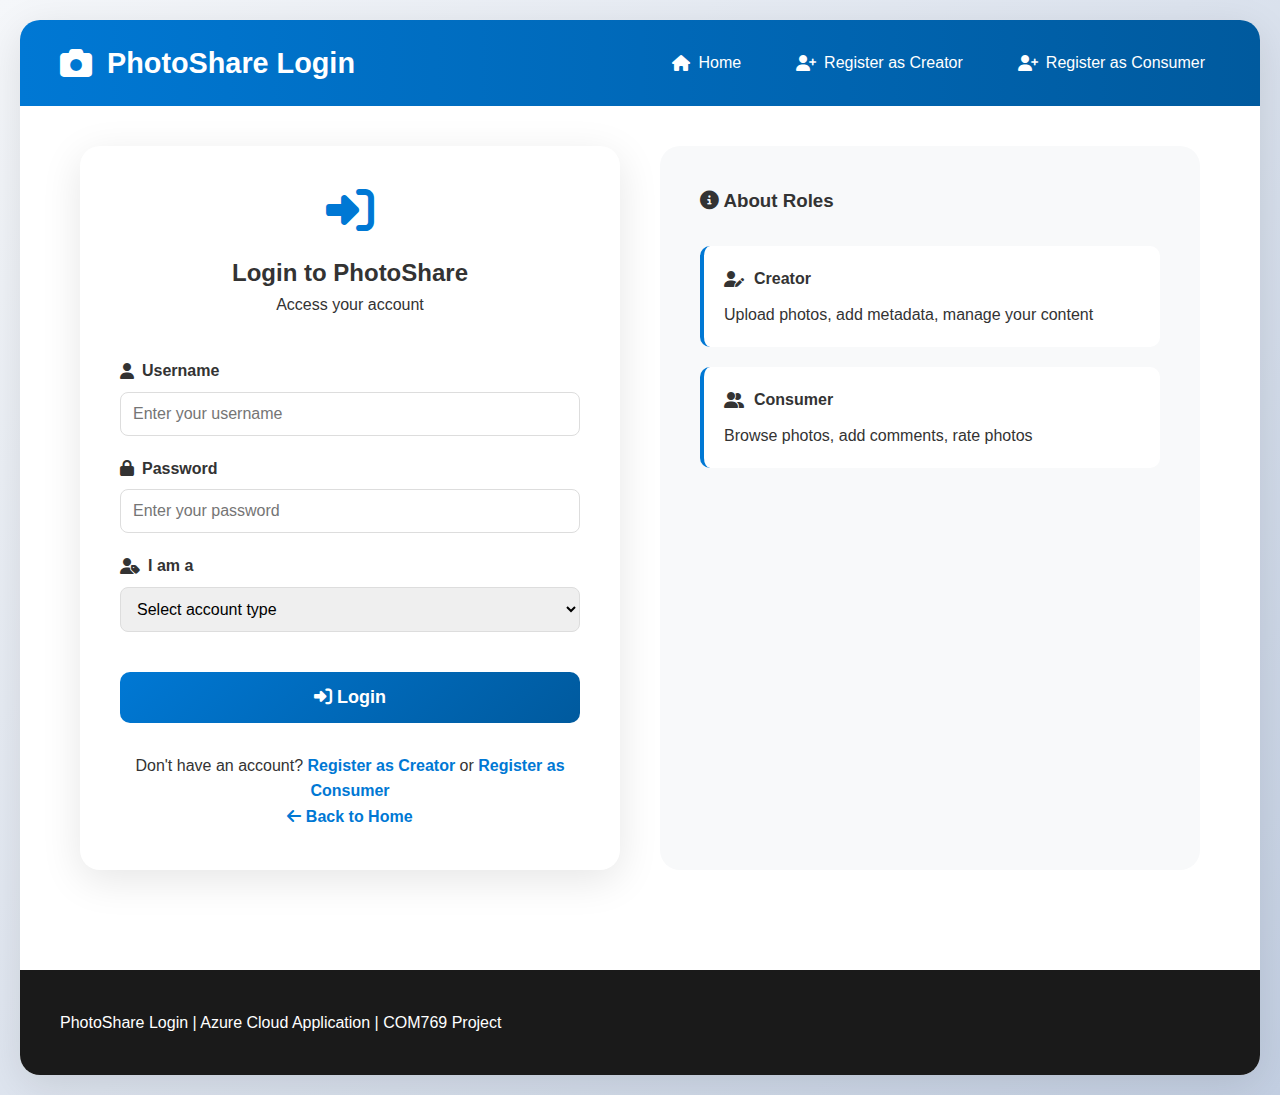
<file: creator.html>
<!DOCTYPE html>
<html lang="en">
<head>
    <meta charset="UTF-8">
    <meta name="viewport" content="width=device-width, initial-scale=1.0">
    <title>Creator Dashboard - PhotoShare</title>
    <link rel="stylesheet" href="style.css">
    <link rel="stylesheet" href="https://cdnjs.cloudflare.com/ajax/libs/font-awesome/6.4.0/css/all.min.css">
</head>
<body>
    <div class="container">
        <!-- Navigation -->
        <nav class="navbar">
            <div class="logo">
                <i class="fas fa-user-edit"></i>
                <h1>Creator Dashboard</h1>
            </div>
            <div class="nav-links">
                <a href="index.html"><i class="fas fa-home"></i> Home</a>
                <a href="creator.html" class="active"><i class="fas fa-upload"></i> Upload</a>
                <a href="consumer.html"><i class="fas fa-eye"></i> Browse</a>
                <div class="user-menu">
                    <div class="user-info">
                        <i class="fas fa-user-circle"></i>
                        <div>
                            <span id="userName">User</span>
                            <small id="userRole">Creator</small>
                        </div>
                    </div>
                    <button class="btn-logout" onclick="logout()">
                        <i class="fas fa-sign-out-alt"></i> Logout
                    </button>
                </div>
            </div>
        </nav>

        <!-- Dashboard Header -->
        <div class="dashboard-header">
            <h2><i class="fas fa-cloud-upload-alt"></i> Upload New Photos</h2>
            <p>Upload photos to share with consumers</p>
        </div>

        <!-- Upload Section -->
        <div class="upload-section">
            <h3><i class="fas fa-camera"></i> Upload Photo</h3>
            
            <form id="uploadForm" class="upload-form">
                <div class="form-row">
                    <div class="form-group">
                        <label for="photoTitle"><i class="fas fa-heading"></i> Photo Title *</label>
                        <input type="text" id="photoTitle" placeholder="Enter photo title" required>
                    </div>
                    
                    <div class="form-group">
                        <label for="photoLocation"><i class="fas fa-map-marker-alt"></i> Location</label>
                        <input type="text" id="photoLocation" placeholder="Where was this taken?">
                    </div>
                </div>
                
                <div class="form-group">
                    <label for="photoDescription"><i class="fas fa-align-left"></i> Description</label>
                    <textarea id="photoDescription" placeholder="Describe your photo..." rows="3"></textarea>
                </div>
                
                <div class="form-group">
                    <label for="photoPeople"><i class="fas fa-users"></i> People in Photo</label>
                    <input type="text" id="photoPeople" placeholder="Names separated by commas">
                </div>
                
                <div class="form-group">
                    <label for="photoFile"><i class="fas fa-image"></i> Select Photo *</label>
                    <input type="file" id="photoFile" accept="image/*" required>
                    <small>Supported: JPG, PNG, GIF, WebP (Max 10MB)</small>
                </div>
                
                <div class="image-preview" id="imagePreview">
                    <!-- Preview will appear here -->
                </div>
                
                <button type="submit" id="uploadBtn" class="btn-upload" disabled>
                    <i class="fas fa-cloud-upload-alt"></i> Upload Photo
                </button>
            </form>
        </div>

        <!-- My Photos Section -->
        <div class="my-photos">
            <h3><i class="fas fa-images"></i> My Uploaded Photos</h3>
            <div id="photosContainer" class="photos-grid">
                <!-- Photos will load here -->
                <div class="loading">Loading your photos...</div>
            </div>
        </div>

        <!-- System Status -->
        <div class="system-status">
            <h3><i class="fas fa-server"></i> System Status</h3>
            <div class="status-grid">
                <div class="status-item online">
                    <i class="fas fa-check-circle"></i>
                    <div>
                        <h4>Backend API</h4>
                        <p>Connected to Azure</p>
                    </div>
                </div>
                <div class="status-item online">
                    <i class="fas fa-database"></i>
                    <div>
                        <h4>Database</h4>
                        <p>SQL Database Active</p>
                    </div>
                </div>
                <div class="status-item online">
                    <i class="fas fa-archive"></i>
                    <div>
                        <h4>Storage</h4>
                        <p>Blob Storage Ready</p>
                    </div>
                </div>
            </div>
        </div>

        <!-- Footer -->
        <footer class="footer">
            <p>Creator Dashboard | PhotoShare Azure Platform | COM769 Assignment</p>
            <p><strong>Student:</strong> [Your Name] | <strong>ID:</strong> [Your ID]</p>
        </footer>
    </div>

    <!-- Success Modal -->
    <div id="successModal" class="modal" style="display: none;">
        <div class="modal-content">
            <div class="modal-success">
                <i class="fas fa-check-circle fa-3x"></i>
                <h3>Upload Successful!</h3>
                <p>Your photo has been uploaded to Azure Blob Storage.</p>
                <button onclick="closeSuccessModal()">OK</button>
            </div>
        </div>
    </div>

    <!-- Scripts -->
    <script>
        // ==================== INITIALIZATION ====================
        document.addEventListener('DOMContentLoaded', function() {
            initializeCreatorDashboard();
        });

        // ==================== MAIN FUNCTION ====================
        function initializeCreatorDashboard() {
            // 1. Check Authentication
            const user = checkAuthentication();
            if (!user) return;

            // 2. Update User Info
            updateUserInfo(user);

            // 3. Setup Upload Form
            setupUploadForm(user.id);

            // 4. Load User's Photos
            loadUserPhotos(user.id);

            // 5. Check System Status
            checkSystemStatus();
        }

        // ==================== AUTHENTICATION ====================
        function checkAuthentication() {
            const userData = localStorage.getItem('photoapp_user');
            
            if (!userData) {
                alert('Please login first!');
                window.location.href = 'login.html';
                return null;
            }

            const user = JSON.parse(userData);
            
            if (user.role !== 'creator') {
                alert('Only creators can access this page!');
                window.location.href = 'consumer.html';
                return null;
            }

            return user;
        }

        function updateUserInfo(user) {
            const userNameEl = document.getElementById('userName');
            const userRoleEl = document.getElementById('userRole');
            
            if (userNameEl) userNameEl.textContent = user.username;
            if (userRoleEl) userRoleEl.textContent = user.role.charAt(0).toUpperCase() + user.role.slice(1);
        }

        // ==================== UPLOAD FUNCTIONALITY ====================
        function setupUploadForm(userId) {
            const form = document.getElementById('uploadForm');
            const fileInput = document.getElementById('photoFile');
            const uploadBtn = document.getElementById('uploadBtn');
            const preview = document.getElementById('imagePreview');

            if (!form || !fileInput || !uploadBtn) {
                console.error('Required form elements not found');
                return;
            }

            // File selection handler
            fileInput.addEventListener('change', function(e) {
                const file = e.target.files[0];
                
                if (file) {
                    // Validate file
                    if (!validateFile(file)) {
                        this.value = ''; // Clear input
                        uploadBtn.disabled = true;
                        return;
                    }
                    
                    // Show preview
                    showImagePreview(file, preview);
                    
                    // Enable upload button
                    uploadBtn.disabled = false;
                }
            });

            // Form submission handler
            form.addEventListener('submit', async function(e) {
                e.preventDefault();
                
                if (!userId) {
                    alert('User ID not found. Please login again.');
                    return;
                }

                const file = fileInput.files[0];
                if (!file) {
                    alert('Please select a photo first!');
                    return;
                }

                const title = document.getElementById('photoTitle').value.trim();
                if (!title) {
                    alert('Please enter a title for the photo!');
                    return;
                }

                // Prepare form data
                const formData = new FormData();
                formData.append('photo', file);
                formData.append('title', title);
                formData.append('description', document.getElementById('photoDescription').value);
                formData.append('location', document.getElementById('photoLocation').value);
                formData.append('people', document.getElementById('photoPeople').value);
                formData.append('uploader_id', userId);

                // Update UI for loading state
                uploadBtn.innerHTML = '<i class="fas fa-spinner fa-spin"></i> Uploading...';
                uploadBtn.disabled = true;

                try {
                    // Send upload request
                    const response = await fetch('http://127.0.0.1:5000/api/upload', {
                        method: 'POST',
                        body: formData
                    });

                    const data = await response.json();
                    console.log('Upload response:', data);

                    if (data.success) {
                        // Show success message
                        showSuccessModal();
                        
                        // Reset form
                        form.reset();
                        preview.innerHTML = '';
                        uploadBtn.disabled = true;
                        
                        // Reload user's photos
                        loadUserPhotos(userId);
                    } else {
                        alert('Upload failed: ' + (data.error || 'Unknown error'));
                        uploadBtn.disabled = false;
                    }
                } catch (error) {
                    console.error('Upload error:', error);
                    alert('Network error: ' + error.message);
                    uploadBtn.disabled = false;
                } finally {
                    uploadBtn.innerHTML = '<i class="fas fa-cloud-upload-alt"></i> Upload Photo';
                }
            });
        }

        function validateFile(file) {
            const maxSize = 10 * 1024 * 1024; // 10MB
            const allowedTypes = ['image/jpeg', 'image/png', 'image/gif', 'image/webp'];

            if (!allowedTypes.includes(file.type)) {
                alert('Invalid file type. Please upload JPG, PNG, GIF, or WebP images.');
                return false;
            }

            if (file.size > maxSize) {
                alert('File too large. Maximum size is 10MB.');
                return false;
            }

            return true;
        }

        function showImagePreview(file, previewElement) {
            const reader = new FileReader();
            
            reader.onload = function(e) {
                previewElement.innerHTML = `
                    <div class="preview-container">
                        <img src="${e.target.result}" alt="Preview">
                        <div class="preview-info">
                            <p><strong>${file.name}</strong></p>
                            <p>${formatFileSize(file.size)}</p>
                        </div>
                    </div>
                `;
            };
            
            reader.readAsDataURL(file);
        }

        function formatFileSize(bytes) {
            if (bytes === 0) return '0 Bytes';
            const k = 1024;
            const sizes = ['Bytes', 'KB', 'MB', 'GB'];
            const i = Math.floor(Math.log(bytes) / Math.log(k));
            return parseFloat((bytes / Math.pow(k, i)).toFixed(2)) + ' ' + sizes[i];
        }

        // ==================== PHOTO MANAGEMENT ====================
        async function loadUserPhotos(userId) {
            const container = document.getElementById('photosContainer');
            if (!container) return;

            container.innerHTML = '<div class="loading">Loading your photos...</div>';

            try {
                const response = await fetch(`http://127.0.0.1:5000/api/user/photos?user_id=${userId}`);
                const data = await response.json();

                if (data.success && data.photos && data.photos.length > 0) {
                    container.innerHTML = data.photos.map(photo => `
                        <div class="photo-card">
                            <div class="photo-image">
                                <img src="${photo.image_url}" alt="${photo.title}" 
                                     onerror="this.src='https://via.placeholder.com/300x200?text=Photo'">
                            </div>
                            <div class="photo-info">
                                <h4>${photo.title}</h4>
                                <p>${photo.description || 'No description'}</p>
                                <div class="photo-meta">
                                    <span><i class="fas fa-map-marker-alt"></i> ${photo.location || 'Unknown'}</span>
                                    <span><i class="fas fa-calendar"></i> ${formatDate(photo.created_at)}</span>
                                </div>
                            </div>
                        </div>
                    `).join('');
                } else {
                    container.innerHTML = `
                        <div class="no-photos">
                            <i class="fas fa-image fa-3x"></i>
                            <h4>No photos yet</h4>
                            <p>Upload your first photo using the form above.</p>
                        </div>
                    `;
                }
            } catch (error) {
                console.error('Error loading photos:', error);
                container.innerHTML = `
                    <div class="error">
                        <i class="fas fa-exclamation-triangle fa-3x"></i>
                        <h4>Error loading photos</h4>
                        <p>Please check your connection</p>
                    </div>
                `;
            }
        }

        function formatDate(dateString) {
            const date = new Date(dateString);
            return date.toLocaleDateString('en-US', {
                year: 'numeric',
                month: 'short',
                day: 'numeric'
            });
        }

        // ==================== MODAL FUNCTIONS ====================
        function showSuccessModal() {
            const modal = document.getElementById('successModal');
            if (modal) {
                modal.style.display = 'flex';
            } else {
                alert('Photo uploaded successfully!');
            }
        }

        function closeSuccessModal() {
            const modal = document.getElementById('successModal');
            if (modal) {
                modal.style.display = 'none';
            }
        }

        // ==================== SYSTEM STATUS ====================
        async function checkSystemStatus() {
            try {
                const response = await fetch('http://127.0.0.1:5000/api/health');
                const data = await response.json();
                
                if (data.database === 'healthy' && data.storage === 'healthy') {
                    console.log('All systems operational');
                }
            } catch (error) {
                console.warn('Could not check system status:', error);
            }
        }

        // ==================== UTILITY FUNCTIONS ====================
        function logout() {
            localStorage.removeItem('photoapp_user');
            localStorage.removeItem('photoapp_role');
            window.location.href = 'index.html';
        }

        // Close modal when clicking outside
        window.addEventListener('click', function(event) {
            const modal = document.getElementById('successModal');
            if (event.target === modal) {
                closeSuccessModal();
            }
        });
    </script>

    <!-- Additional CSS for this page -->
    <style>
        /* Creator Dashboard Specific Styles */
        .dashboard-header {
            background: linear-gradient(135deg, #4facfe 0%, #00f2fe 100%);
            color: white;
            padding: 30px;
            border-radius: 15px;
            margin-bottom: 30px;
        }
        
        .upload-section {
            background: white;
            padding: 30px;
            border-radius: 15px;
            box-shadow: 0 5px 20px rgba(0,0,0,0.1);
            margin-bottom: 30px;
        }
        
        .upload-form {
            margin-top: 20px;
        }
        
        .form-row {
            display: flex;
            gap: 20px;
            margin-bottom: 20px;
        }
        
        .form-row .form-group {
            flex: 1;
        }
        
        .form-group {
            margin-bottom: 20px;
        }
        
        .form-group label {
            display: block;
            margin-bottom: 8px;
            font-weight: 600;
            color: #333;
        }
        
        .form-group input,
        .form-group textarea,
        .form-group select {
            width: 100%;
            padding: 12px;
            border: 1px solid #ddd;
            border-radius: 8px;
            font-size: 16px;
        }
        
        .form-group textarea {
            resize: vertical;
        }
        
        .image-preview {
            margin: 20px 0;
            text-align: center;
        }
        
        .preview-container {
            display: inline-block;
            text-align: center;
        }
        
        .preview-container img {
            max-width: 300px;
            max-height: 200px;
            border-radius: 10px;
            border: 2px dashed #ddd;
        }
        
        .preview-info {
            margin-top: 10px;
        }
        
        .btn-upload {
            background: linear-gradient(135deg, #0078d4 0%, #005a9e 100%);
            color: white;
            border: none;
            padding: 15px 30px;
            border-radius: 8px;
            font-size: 18px;
            font-weight: 600;
            cursor: pointer;
            width: 100%;
            transition: all 0.3s;
        }
        
        .btn-upload:hover:not(:disabled) {
            background: linear-gradient(135deg, #005a9e 0%, #004578 100%);
        }
        
        .btn-upload:disabled {
            background: #ccc;
            cursor: not-allowed;
        }
        
        .my-photos {
            background: white;
            padding: 30px;
            border-radius: 15px;
            box-shadow: 0 5px 20px rgba(0,0,0,0.1);
            margin-bottom: 30px;
        }
        
        .photos-grid {
            display: grid;
            grid-template-columns: repeat(auto-fill, minmax(250px, 1fr));
            gap: 20px;
            margin-top: 20px;
        }
        
        .photo-card {
            background: #f8f9fa;
            border-radius: 10px;
            overflow: hidden;
            transition: transform 0.3s;
        }
        
        .photo-card:hover {
            transform: translateY(-5px);
        }
        
        .photo-image {
            height: 150px;
            overflow: hidden;
        }
        
        .photo-image img {
            width: 100%;
            height: 100%;
            object-fit: cover;
        }
        
        .photo-info {
            padding: 15px;
        }
        
        .photo-info h4 {
            margin: 0 0 10px 0;
            color: #333;
        }
        
        .photo-meta {
            display: flex;
            justify-content: space-between;
            margin-top: 10px;
            font-size: 12px;
            color: #666;
        }
        
        .no-photos, .loading, .error {
            text-align: center;
            padding: 40px;
            grid-column: 1 / -1;
            color: #666;
        }
        
        .system-status {
            background: white;
            padding: 30px;
            border-radius: 15px;
            box-shadow: 0 5px 20px rgba(0,0,0,0.1);
        }
        
        .status-grid {
            display: grid;
            grid-template-columns: repeat(auto-fit, minmax(200px, 1fr));
            gap: 20px;
            margin-top: 20px;
        }
        
        .status-item {
            display: flex;
            align-items: center;
            gap: 15px;
            padding: 15px;
            background: #f8f9fa;
            border-radius: 10px;
        }
        
        .status-item.online i {
            color: #28a745;
        }
        
        .modal {
            display: none;
            position: fixed;
            top: 0;
            left: 0;
            width: 100%;
            height: 100%;
            background: rgba(0,0,0,0.5);
            justify-content: center;
            align-items: center;
            z-index: 1000;
        }
        
        .modal-content {
            background: white;
            padding: 40px;
            border-radius: 15px;
            text-align: center;
            max-width: 400px;
            width: 90%;
        }
        
        .modal-success i {
            color: #28a745;
            margin-bottom: 20px;
        }
        
        .modal-success button {
            background: #0078d4;
            color: white;
            border: none;
            padding: 10px 30px;
            border-radius: 8px;
            cursor: pointer;
            margin-top: 20px;
        }
        
        .user-menu {
            display: flex;
            align-items: center;
            gap: 15px;
        }
        
        .user-info {
            display: flex;
            align-items: center;
            gap: 10px;
        }
        
        .user-info i {
            font-size: 24px;
            color: #0078d4;
        }
        
        .btn-logout {
            background: #dc3545;
            color: white;
            border: none;
            padding: 8px 15px;
            border-radius: 6px;
            cursor: pointer;
        }
        
        @media (max-width: 768px) {
            .form-row {
                flex-direction: column;
            }
            
            .photos-grid {
                grid-template-columns: 1fr;
            }
            
            .status-grid {
                grid-template-columns: 1fr;
            }
        }
    </style>
</body>
</html>
</file>
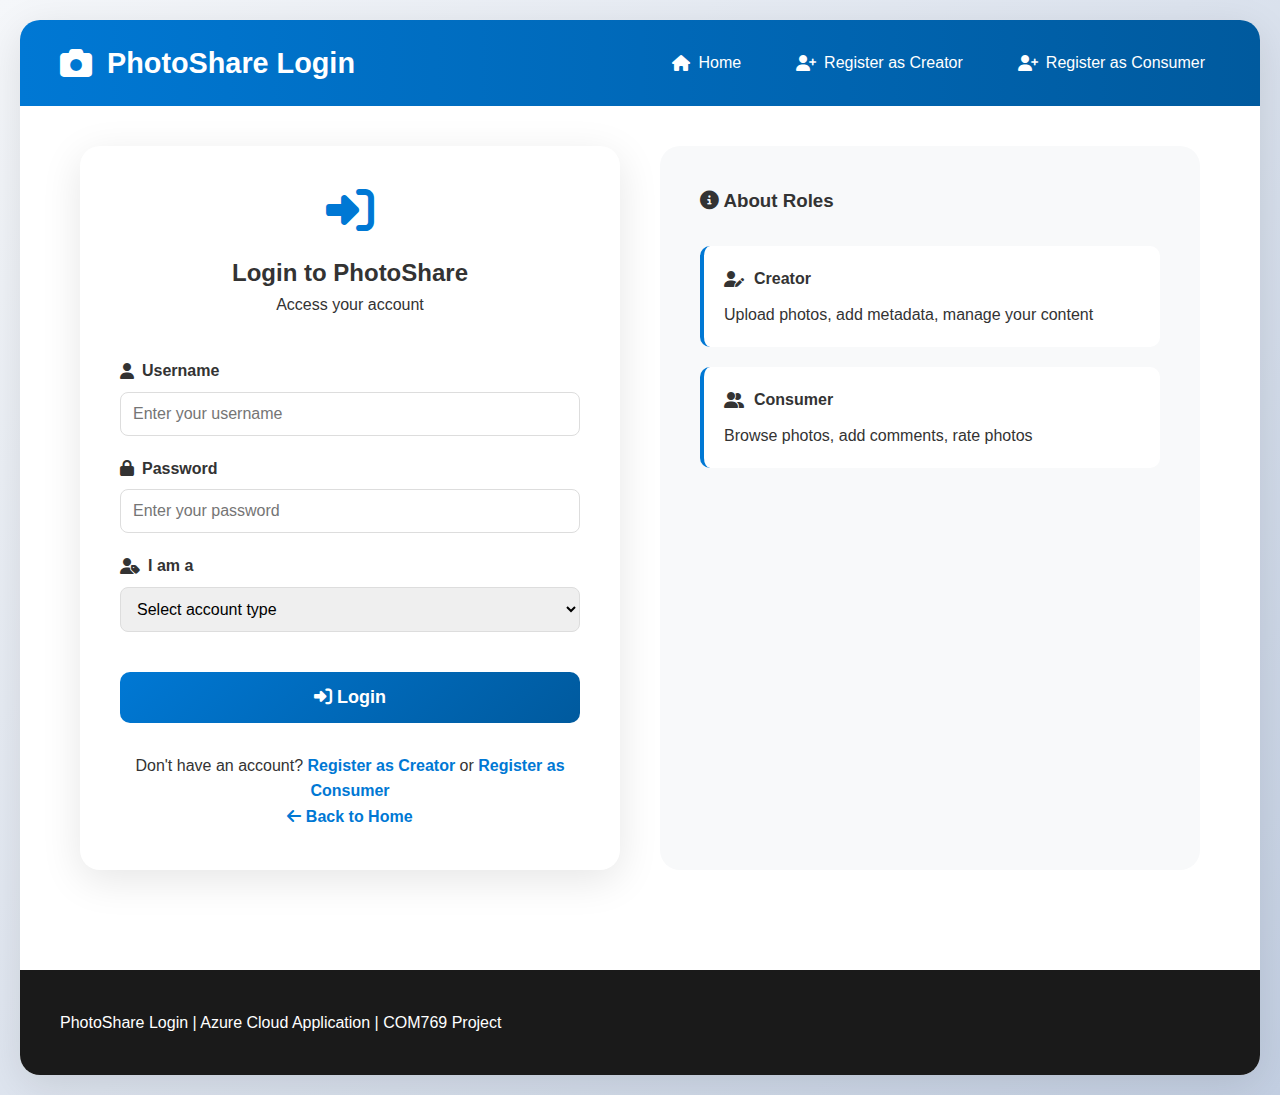
<file: login.html>
<!DOCTYPE html>
<html lang="en">
<head>
    <meta charset="UTF-8">
    <meta name="viewport" content="width=device-width, initial-scale=1.0">
    <title>Login - PhotoShare</title>
    <link rel="stylesheet" href="style.css">
    <link rel="stylesheet" href="https://cdnjs.cloudflare.com/ajax/libs/font-awesome/6.4.0/css/all.min.css">
</head>
<body>
    <div class="container">
        <!-- Navigation -->
        <nav class="navbar">
            <div class="logo">
                <i class="fas fa-camera"></i>
                <h1>PhotoShare Login</h1>
            </div>
            <div class="nav-links">
                <a href="index.html"><i class="fas fa-home"></i> Home</a>
                <a href="register-creator.html"><i class="fas fa-user-plus"></i> Register as Creator</a>
                <a href="register-consumer.html"><i class="fas fa-user-plus"></i> Register as Consumer</a>
            </div>
        </nav>

        <!-- Login Form -->
        <div class="auth-container">
            <div class="auth-card">
                <div class="auth-header">
                    <i class="fas fa-sign-in-alt fa-3x"></i>
                    <h2>Login to PhotoShare</h2>
                    <p>Access your account</p>
                </div>

                <form id="loginForm" class="auth-form">
                    <div class="form-group">
                        <label for="username">
                            <i class="fas fa-user"></i> Username
                        </label>
                        <input type="text" id="username" placeholder="Enter your username" required>
                    </div>

                    <div class="form-group">
                        <label for="password">
                            <i class="fas fa-lock"></i> Password
                        </label>
                        <input type="password" id="password" placeholder="Enter your password" required>
                    </div>

                    <div class="form-group">
                        <label for="role">
                            <i class="fas fa-user-tag"></i> I am a
                        </label>
                        <select id="role" required>
                            <option value="">Select account type</option>
                            <option value="creator">Creator (Upload photos)</option>
                            <option value="consumer">Consumer (Browse photos)</option>
                        </select>
                    </div>

                    <button type="submit" class="btn-login">
                        <i class="fas fa-sign-in-alt"></i> Login
                    </button>

                    <div class="auth-links">
                        <p>
                            Don't have an account? 
                            <a href="register-creator.html">Register as Creator</a> or 
                            <a href="register-consumer.html">Register as Consumer</a>
                        </p>
                        <p><a href="index.html"><i class="fas fa-arrow-left"></i> Back to Home</a></p>
                    </div>
                </form>
            </div>

            <div class="auth-info">
                <h3><i class="fas fa-info-circle"></i> About Roles</h3>
                <div class="role-info">
                    <div class="role-desc">
                        <h4><i class="fas fa-user-edit"></i> Creator</h4>
                        <p>Upload photos, add metadata, manage your content</p>
                    </div>
                    <div class="role-desc">
                        <h4><i class="fas fa-user-friends"></i> Consumer</h4>
                        <p>Browse photos, add comments, rate photos</p>
                    </div>
                </div>
            </div>
        </div>

        <footer class="footer">
            <p>PhotoShare Login | Azure Cloud Application | COM769 Project</p>
        </footer>
    </div>

    <script>
        // Simple login script
        document.getElementById('loginForm').addEventListener('submit', async function(e) {
            e.preventDefault();
            
            const username = document.getElementById('username').value;
            const password = document.getElementById('password').value;
            const role = document.getElementById('role').value;
            
            if (!username || !password || !role) {
                alert('Please fill all fields');
                return;
            }
            
            const loginBtn = document.querySelector('.btn-login');
            loginBtn.innerHTML = '<i class="fas fa-spinner fa-spin"></i> Logging in...';
            loginBtn.disabled = true;
            
            try {
                const response = await fetch('http://127.0.0.1:5000/api/login', {
                    method: 'POST',
                    headers: {
                        'Content-Type': 'application/json'
                    },
                    body: JSON.stringify({ username, password })
                });
                
                const data = await response.json();
                
                if (data.success) {
                    // Check if role matches
                    if (data.user.role !== role) {
                        alert(`Error: You are registered as ${data.user.role}, not ${role}`);
                        loginBtn.innerHTML = '<i class="fas fa-sign-in-alt"></i> Login';
                        loginBtn.disabled = false;
                        return;
                    }
                    
                    // Save user data
                    localStorage.setItem('photoapp_user', JSON.stringify(data.user));
                    localStorage.setItem('photoapp_role', data.user.role);
                    
                    // Redirect based on role
                    if (role === 'creator') {
                        window.location.href = 'creator.html';
                    } else {
                        window.location.href = 'consumer.html';
                    }
                } else {
                    alert('Login failed: ' + (data.error || 'Invalid credentials'));
                    loginBtn.innerHTML = '<i class="fas fa-sign-in-alt"></i> Login';
                    loginBtn.disabled = false;
                }
            } catch (error) {
                alert('Network error: ' + error);
                loginBtn.innerHTML = '<i class="fas fa-sign-in-alt"></i> Login';
                loginBtn.disabled = false;
            }
        });
    </script>
</body>
</html>
</file>
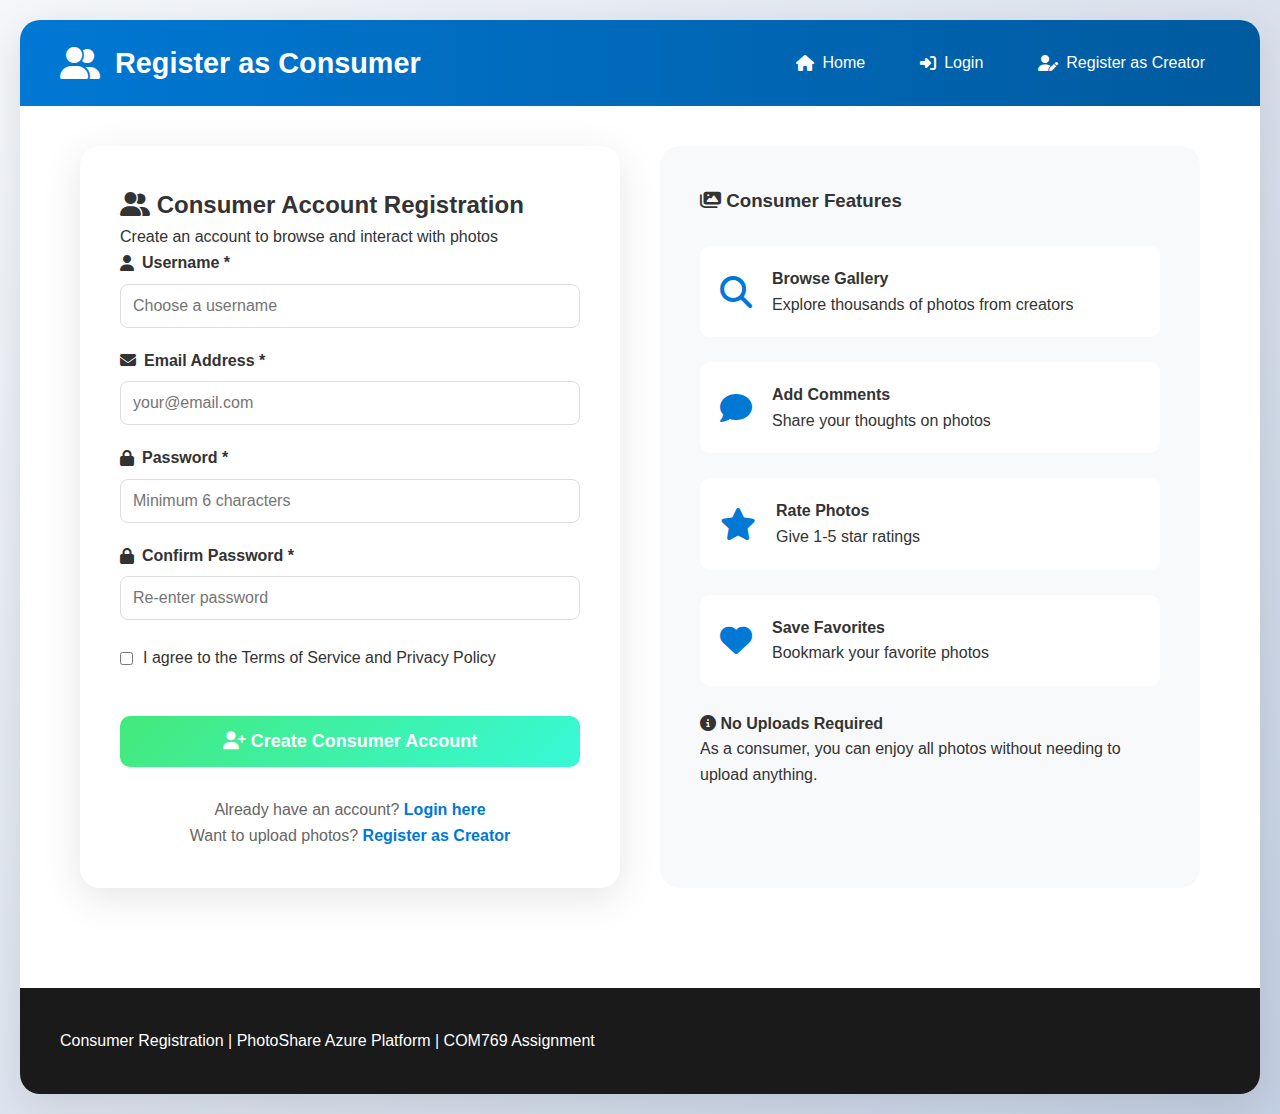
<file: register-consumer.html>
<!DOCTYPE html>
<html lang="en">
<head>
    <meta charset="UTF-8">
    <meta name="viewport" content="width=device-width, initial-scale=1.0">
    <title>Register as Consumer - PhotoShare</title>
    <link rel="stylesheet" href="style.css">
    <link rel="stylesheet" href="https://cdnjs.cloudflare.com/ajax/libs/font-awesome/6.4.0/css/all.min.css">
</head>
<body>
    <div class="container">
        <!-- Navigation -->
        <nav class="navbar">
            <div class="logo">
                <i class="fas fa-user-friends"></i>
                <h1>Register as Consumer</h1>
            </div>
            <div class="nav-links">
                <a href="index.html"><i class="fas fa-home"></i> Home</a>
                <a href="login.html"><i class="fas fa-sign-in-alt"></i> Login</a>
                <a href="register-creator.html"><i class="fas fa-user-edit"></i> Register as Creator</a>
            </div>
        </nav>

        <div class="register-container">
            <div class="register-form">
                <div class="form-header">
                    <h2><i class="fas fa-user-friends"></i> Consumer Account Registration</h2>
                    <p>Create an account to browse and interact with photos</p>
                </div>

                <form id="consumerRegisterForm">
                    <div class="form-group">
                        <label for="con_username">
                            <i class="fas fa-user"></i> Username *
                        </label>
                        <input type="text" id="con_username" placeholder="Choose a username" required>
                    </div>

                    <div class="form-group">
                        <label for="con_email">
                            <i class="fas fa-envelope"></i> Email Address *
                        </label>
                        <input type="email" id="con_email" placeholder="your@email.com" required>
                    </div>

                    <div class="form-group">
                        <label for="con_password">
                            <i class="fas fa-lock"></i> Password *
                        </label>
                        <input type="password" id="con_password" placeholder="Minimum 6 characters" required minlength="6">
                    </div>

                    <div class="form-group">
                        <label for="con_confirm_password">
                            <i class="fas fa-lock"></i> Confirm Password *
                        </label>
                        <input type="password" id="con_confirm_password" placeholder="Re-enter password" required>
                    </div>

                    <input type="hidden" id="con_role" value="consumer">

                    <div class="form-terms">
                        <input type="checkbox" id="con_terms" required>
                        <label for="con_terms">
                            I agree to the Terms of Service and Privacy Policy
                        </label>
                    </div>

                    <button type="submit" class="btn-consumer-register">
                        <i class="fas fa-user-plus"></i> Create Consumer Account
                    </button>

                    <div class="form-footer">
                        <p>Already have an account? <a href="login.html">Login here</a></p>
                        <p>Want to upload photos? <a href="register-creator.html">Register as Creator</a></p>
                    </div>
                </form>
            </div>

            <div class="register-info">
                <h3><i class="fas fa-images"></i> Consumer Features</h3>
                <div class="features-list">
                    <div class="feature">
                        <i class="fas fa-search"></i>
                        <div>
                            <h4>Browse Gallery</h4>
                            <p>Explore thousands of photos from creators</p>
                        </div>
                    </div>
                    
                    <div class="feature">
                        <i class="fas fa-comment"></i>
                        <div>
                            <h4>Add Comments</h4>
                            <p>Share your thoughts on photos</p>
                        </div>
                    </div>
                    
                    <div class="feature">
                        <i class="fas fa-star"></i>
                        <div>
                            <h4>Rate Photos</h4>
                            <p>Give 1-5 star ratings</p>
                        </div>
                    </div>
                    
                    <div class="feature">
                        <i class="fas fa-heart"></i>
                        <div>
                            <h4>Save Favorites</h4>
                            <p>Bookmark your favorite photos</p>
                        </div>
                    </div>
                </div>

                <div class="demo-info">
                    <h4><i class="fas fa-info-circle"></i> No Uploads Required</h4>
                    <p>As a consumer, you can enjoy all photos without needing to upload anything.</p>
                </div>
            </div>
        </div>

        <footer class="footer">
            <p>Consumer Registration | PhotoShare Azure Platform | COM769 Assignment</p>
        </footer>
    </div>

    <script>
        document.getElementById('consumerRegisterForm').addEventListener('submit', async function(e) {
            e.preventDefault();
            
            const username = document.getElementById('con_username').value;
            const email = document.getElementById('con_email').value;
            const password = document.getElementById('con_password').value;
            const confirmPassword = document.getElementById('con_confirm_password').value;
            const role = document.getElementById('con_role').value;
            
            // Validation
            if (password !== confirmPassword) {
                alert('Passwords do not match!');
                return;
            }
            
            if (password.length < 6) {
                alert('Password must be at least 6 characters');
                return;
            }
            
            if (!document.getElementById('con_terms').checked) {
                alert('Please accept the terms and conditions');
                return;
            }
            
            const btn = document.querySelector('.btn-consumer-register');
            btn.innerHTML = '<i class="fas fa-spinner fa-spin"></i> Creating account...';
            btn.disabled = true;
            
            try {
                const response = await fetch('http://127.0.0.1:5000/api/register', {
                    method: 'POST',
                    headers: {
                        'Content-Type': 'application/json'
                    },
                    body: JSON.stringify({
                        username: username,
                        email: email,
                        password: password,
                        role: role
                    })
                });
                
                const data = await response.json();
                
                if (data.success) {
                    alert('Consumer account created successfully! Please login.');
                    window.location.href = 'login.html';
                } else {
                    alert('Registration failed: ' + (data.error || 'Unknown error'));
                    btn.innerHTML = '<i class="fas fa-user-plus"></i> Create Consumer Account';
                    btn.disabled = false;
                }
            } catch (error) {
                alert('Network error: ' + error);
                btn.innerHTML = '<i class="fas fa-user-plus"></i> Create Consumer Account';
                btn.disabled = false;
            }
        });
    </script>
</body>
</html>
</file>
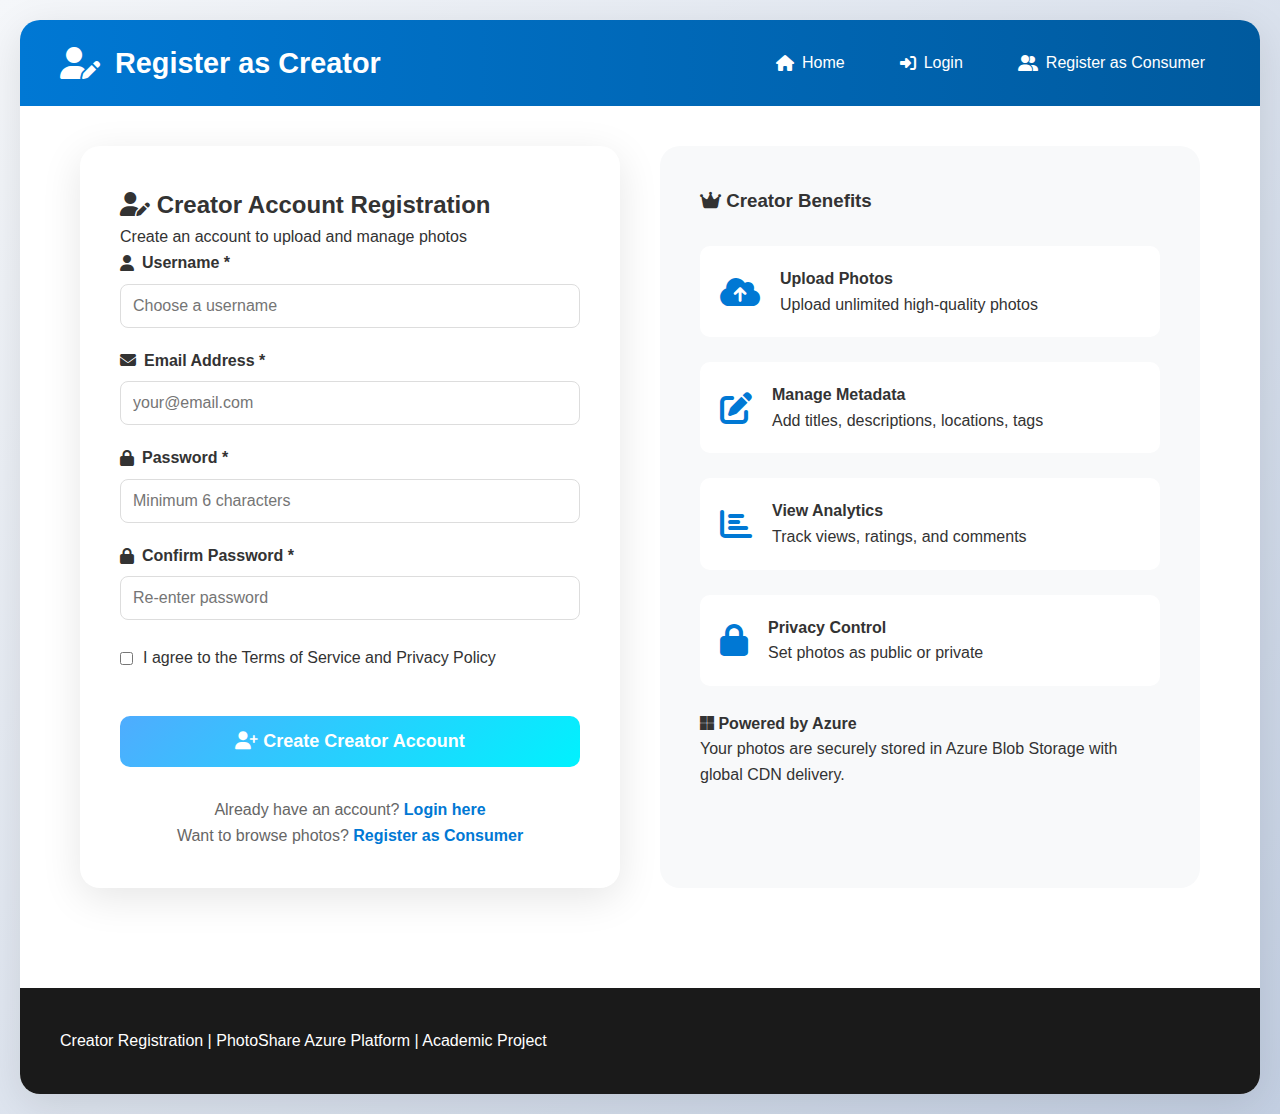
<file: register-creator.html>
<!DOCTYPE html>
<html lang="en">
<head>
    <meta charset="UTF-8">
    <meta name="viewport" content="width=device-width, initial-scale=1.0">
    <title>Register as Creator - PhotoShare</title>
    <link rel="stylesheet" href="style.css">
    <link rel="stylesheet" href="https://cdnjs.cloudflare.com/ajax/libs/font-awesome/6.4.0/css/all.min.css">
</head>
<body>
    <div class="container">
        <!-- Navigation -->
        <nav class="navbar">
            <div class="logo">
                <i class="fas fa-user-edit"></i>
                <h1>Register as Creator</h1>
            </div>
            <div class="nav-links">
                <a href="index.html"><i class="fas fa-home"></i> Home</a>
                <a href="login.html"><i class="fas fa-sign-in-alt"></i> Login</a>
                <a href="register-consumer.html"><i class="fas fa-user-friends"></i> Register as Consumer</a>
            </div>
        </nav>

        <div class="register-container">
            <div class="register-form">
                <div class="form-header">
                    <h2><i class="fas fa-user-edit"></i> Creator Account Registration</h2>
                    <p>Create an account to upload and manage photos</p>
                </div>

                <form id="creatorRegisterForm">
                    <div class="form-group">
                        <label for="c_username">
                            <i class="fas fa-user"></i> Username *
                        </label>
                        <input type="text" id="c_username" placeholder="Choose a username" required>
                    </div>

                    <div class="form-group">
                        <label for="c_email">
                            <i class="fas fa-envelope"></i> Email Address *
                        </label>
                        <input type="email" id="c_email" placeholder="your@email.com" required>
                    </div>

                    <div class="form-group">
                        <label for="c_password">
                            <i class="fas fa-lock"></i> Password *
                        </label>
                        <input type="password" id="c_password" placeholder="Minimum 6 characters" required minlength="6">
                    </div>

                    <div class="form-group">
                        <label for="c_confirm_password">
                            <i class="fas fa-lock"></i> Confirm Password *
                        </label>
                        <input type="password" id="c_confirm_password" placeholder="Re-enter password" required>
                    </div>

                    <input type="hidden" id="c_role" value="creator">

                    <div class="form-terms">
                        <input type="checkbox" id="c_terms" required>
                        <label for="c_terms">
                            I agree to the Terms of Service and Privacy Policy
                        </label>
                    </div>

                    <button type="submit" class="btn-creator-register">
                        <i class="fas fa-user-plus"></i> Create Creator Account
                    </button>

                    <div class="form-footer">
                        <p>Already have an account? <a href="login.html">Login here</a></p>
                        <p>Want to browse photos? <a href="register-consumer.html">Register as Consumer</a></p>
                    </div>
                </form>
            </div>

            <div class="register-info">
                <h3><i class="fas fa-crown"></i> Creator Benefits</h3>
                <div class="benefits-list">
                    <div class="benefit">
                        <i class="fas fa-cloud-upload-alt"></i>
                        <div>
                            <h4>Upload Photos</h4>
                            <p>Upload unlimited high-quality photos</p>
                        </div>
                    </div>
                    
                    <div class="benefit">
                        <i class="fas fa-edit"></i>
                        <div>
                            <h4>Manage Metadata</h4>
                            <p>Add titles, descriptions, locations, tags</p>
                        </div>
                    </div>
                    
                    <div class="benefit">
                        <i class="fas fa-chart-bar"></i>
                        <div>
                            <h4>View Analytics</h4>
                            <p>Track views, ratings, and comments</p>
                        </div>
                    </div>
                    
                    <div class="benefit">
                        <i class="fas fa-lock"></i>
                        <div>
                            <h4>Privacy Control</h4>
                            <p>Set photos as public or private</p>
                        </div>
                    </div>
                </div>

                <div class="azure-info">
                    <h4><i class="fab fa-microsoft"></i> Powered by Azure</h4>
                    <p>Your photos are securely stored in Azure Blob Storage with global CDN delivery.</p>
                </div>
            </div>
        </div>

        <footer class="footer">
            <p>Creator Registration | PhotoShare Azure Platform | Academic Project</p>
        </footer>
    </div>

    <script>
        document.getElementById('creatorRegisterForm').addEventListener('submit', async function(e) {
            e.preventDefault();
            
            const username = document.getElementById('c_username').value;
            const email = document.getElementById('c_email').value;
            const password = document.getElementById('c_password').value;
            const confirmPassword = document.getElementById('c_confirm_password').value;
            const role = document.getElementById('c_role').value;
            
            // Validation
            if (password !== confirmPassword) {
                alert('Passwords do not match!');
                return;
            }
            
            if (password.length < 6) {
                alert('Password must be at least 6 characters');
                return;
            }
            
            if (!document.getElementById('c_terms').checked) {
                alert('Please accept the terms and conditions');
                return;
            }
            
            const btn = document.querySelector('.btn-creator-register');
            btn.innerHTML = '<i class="fas fa-spinner fa-spin"></i> Creating account...';
            btn.disabled = true;
            
            try {
                const response = await fetch('http://127.0.0.1:5000/api/register', {
                    method: 'POST',
                    headers: {
                        'Content-Type': 'application/json'
                    },
                    body: JSON.stringify({
                        username: username,
                        email: email,
                        password: password,
                        role: role
                    })
                });
                
                const data = await response.json();
                
                if (data.success) {
                    alert('Creator account created successfully! Please login.');
                    window.location.href = 'login.html';
                } else {
                    alert('Registration failed: ' + (data.error || 'Unknown error'));
                    btn.innerHTML = '<i class="fas fa-user-plus"></i> Create Creator Account';
                    btn.disabled = false;
                }
            } catch (error) {
                alert('Network error: ' + error);
                btn.innerHTML = '<i class="fas fa-user-plus"></i> Create Creator Account';
                btn.disabled = false;
            }
        });
    </script>
</body>
</html>
</file>
<file: style.css>
/* Reset and Base */
* {
    margin: 0;
    padding: 0;
    box-sizing: border-box;
}

body {
    font-family: 'Segoe UI', Tahoma, Geneva, Verdana, sans-serif;
    background: linear-gradient(135deg, #f5f7fa 0%, #c3cfe2 100%);
    color: #333;
    line-height: 1.6;
}

.container {
    max-width: 1400px;
    margin: 0 auto;
    background: white;
    border-radius: 20px;
    box-shadow: 0 10px 40px rgba(0,0,0,0.1);
    overflow: hidden;
    margin: 20px;
}

/* Navigation */
.navbar {
    display: flex;
    justify-content: space-between;
    align-items: center;
    padding: 20px 40px;
    background: linear-gradient(90deg, #0078d4 0%, #005a9e 100%);
    color: white;
}

.logo {
    display: flex;
    align-items: center;
    gap: 15px;
}

.logo i {
    font-size: 2em;
}

.logo h1 {
    font-size: 1.8em;
    font-weight: 600;
}

.nav-links {
    display: flex;
    gap: 25px;
    align-items: center;
}

.nav-links a {
    color: white;
    text-decoration: none;
    display: flex;
    align-items: center;
    gap: 8px;
    padding: 10px 15px;
    border-radius: 8px;
    transition: all 0.3s;
}

.nav-links a:hover, .nav-links a.active {
    background: rgba(255,255,255,0.2);
}

.btn-logout, .btn-primary, .btn-secondary {
    background: #ff6b6b;
    color: white;
    border: none;
    padding: 12px 25px;
    border-radius: 8px;
    cursor: pointer;
    display: inline-flex;
    align-items: center;
    gap: 10px;
    font-weight: 600;
    transition: all 0.3s;
}

.btn-primary {
    background: #0078d4;
}

.btn-secondary {
    background: #28a745;
}

.btn-primary:hover { background: #005a9e; }
.btn-secondary:hover { background: #1e7e34; }
.btn-logout:hover { background: #ff4757; }

/* Hero Section */
.hero {
    display: flex;
    padding: 60px 40px;
    background: linear-gradient(135deg, #667eea 0%, #764ba2 100%);
    color: white;
    align-items: center;
}

.hero-content {
    flex: 1;
    padding-right: 40px;
}

.hero-content h2 {
    font-size: 2.8em;
    margin-bottom: 20px;
}

.hero-content p {
    font-size: 1.2em;
    margin-bottom: 30px;
    opacity: 0.9;
}

.hero-buttons {
    display: flex;
    gap: 20px;
}

.hero-image {
    flex: 1;
}

.hero-image img {
    width: 100%;
    border-radius: 15px;
    box-shadow: 0 20px 40px rgba(0,0,0,0.3);
}

/* Features */
.features {
    padding: 60px 40px;
    background: #f8f9fa;
}

.features h2 {
    text-align: center;
    font-size: 2.5em;
    margin-bottom: 50px;
    color: #333;
}

.features-grid {
    display: grid;
    grid-template-columns: repeat(auto-fit, minmax(250px, 1fr));
    gap: 30px;
}

.feature-card {
    background: white;
    padding: 30px;
    border-radius: 15px;
    text-align: center;
    box-shadow: 0 10px 30px rgba(0,0,0,0.08);
    transition: transform 0.3s;
}

.feature-card:hover {
    transform: translateY(-10px);
}

.feature-card i {
    font-size: 3em;
    color: #0078d4;
    margin-bottom: 20px;
}

.feature-card h3 {
    margin-bottom: 15px;
    color: #333;
}

/* Role Selection */
.role-selection {
    padding: 60px 40px;
}

.role-selection h2 {
    text-align: center;
    font-size: 2.5em;
    margin-bottom: 50px;
}

.role-cards {
    display: flex;
    gap: 40px;
    justify-content: center;
}

.role-card {
    flex: 1;
    max-width: 500px;
    padding: 40px;
    border-radius: 20px;
    box-shadow: 0 15px 40px rgba(0,0,0,0.1);
}

.creator-role {
    background: linear-gradient(135deg, #4facfe 0%, #00f2fe 100%);
    color: white;
}

.consumer-role {
    background: linear-gradient(135deg, #43e97b 0%, #38f9d7 100%);
    color: white;
}

.role-icon {
    font-size: 4em;
    margin-bottom: 20px;
}

.role-card h3 {
    font-size: 2em;
    margin-bottom: 15px;
}

.role-card ul {
    list-style: none;
    margin: 25px 0;
}

.role-card li {
    margin: 10px 0;
    display: flex;
    align-items: center;
    gap: 10px;
}

.btn-creator, .btn-consumer {
    background: white;
    color: #333;
    border: none;
    padding: 15px 30px;
    border-radius: 8px;
    font-weight: bold;
    cursor: pointer;
    margin-top: 20px;
    width: 100%;
    font-size: 1.1em;
}

.btn-creator { color: #4facfe; }
.btn-consumer { color: #43e97b; }

/* Dashboard Header */
.dashboard-header {
    padding: 40px;
    background: linear-gradient(135deg, #6a11cb 0%, #2575fc 100%);
    color: white;
    display: flex;
    justify-content: space-between;
    align-items: center;
}

.user-info {
    display: flex;
    align-items: center;
    gap: 20px;
}

.avatar i {
    font-size: 4em;
}

.stats {
    display: flex;
    gap: 30px;
}

.stat-card {
    background: rgba(255,255,255,0.2);
    padding: 20px;
    border-radius: 12px;
    display: flex;
    align-items: center;
    gap: 15px;
    min-width: 200px;
}

.stat-card i {
    font-size: 2.5em;
}

/* Upload Section */
.upload-section {
    padding: 40px;
}

.upload-section h2 {
    margin-bottom: 30px;
    color: #333;
    display: flex;
    align-items: center;
    gap: 10px;
}

.upload-container {
    display: flex;
    gap: 40px;
}

.upload-box {
    flex: 1;
    border: 3px dashed #0078d4;
    border-radius: 20px;
    padding: 60px 40px;
    text-align: center;
    background: #f8f9fa;
    cursor: pointer;
}

.upload-box i {
    color: #0078d4;
    margin-bottom: 20px;
}

.upload-form {
    flex: 1;
    background: white;
    padding: 30px;
    border-radius: 15px;
    box-shadow: 0 10px 30px rgba(0,0,0,0.1);
}

.form-group {
    margin-bottom: 20px;
}

.form-group label {
    display: block;
    margin-bottom: 8px;
    font-weight: 600;
    display: flex;
    align-items: center;
    gap: 8px;
}

.form-group input,
.form-group textarea,
.form-group select {
    width: 100%;
    padding: 12px;
    border: 1px solid #ddd;
    border-radius: 8px;
    font-size: 16px;
}

.form-row {
    display: flex;
    gap: 20px;
}

.form-actions {
    display: flex;
    gap: 20px;
    margin-top: 30px;
}

.btn-upload {
    flex: 1;
    background: linear-gradient(135deg, #0078d4 0%, #005a9e 100%);
    color: white;
}

.btn-cancel {
    flex: 1;
    background: #6c757d;
    color: white;
}

/* Gallery */
.gallery-grid {
    display: grid;
    grid-template-columns: repeat(auto-fill, minmax(280px, 1fr));
    gap: 25px;
    margin-top: 30px;
}

.photo-card {
    background: white;
    border-radius: 15px;
    overflow: hidden;
    box-shadow: 0 10px 25px rgba(0,0,0,0.1);
    transition: all 0.3s;
    cursor: pointer;
}

.photo-card:hover {
    transform: translateY(-10px);
    box-shadow: 0 20px 40px rgba(0,0,0,0.2);
}

.photo-card img {
    width: 100%;
    height: 200px;
    object-fit: cover;
}

.photo-info {
    padding: 20px;
}

.photo-info h3 {
    margin-bottom: 10px;
    color: #333;
}

/* Modal */
.modal {
    display: none;
    position: fixed;
    top: 0;
    left: 0;
    width: 100%;
    height: 100%;
    background: rgba(0,0,0,0.8);
    z-index: 1000;
    justify-content: center;
    align-items: center;
}

.modal-content {
    background: white;
    padding: 40px;
    border-radius: 20px;
    max-width: 800px;
    width: 90%;
    max-height: 90vh;
    overflow-y: auto;
}

.close-modal {
    position: absolute;
    top: 20px;
    right: 20px;
    font-size: 2em;
    background: none;
    border: none;
    cursor: pointer;
}

/* Footer */
.footer {
    background: #1a1a1a;
    color: white;
    padding: 40px;
    margin-top: 60px;
}

.footer-content {
    display: flex;
    justify-content: space-between;
    margin-bottom: 30px;
}

.footer-bottom {
    text-align: center;
    padding-top: 30px;
    border-top: 1px solid #333;
}

.azure-badge {
    background: #0078d4;
    padding: 8px 15px;
    border-radius: 20px;
    display: inline-block;
    margin-top: 15px;
}

/* Responsive */
@media (max-width: 1024px) {
    .role-cards, .upload-container {
        flex-direction: column;
    }
    
    .dashboard-header {
        flex-direction: column;
        gap: 30px;
        text-align: center;
    }
    
    .stats {
        flex-wrap: wrap;
        justify-content: center;
    }
}

@media (max-width: 768px) {
    .navbar {
        flex-direction: column;
        gap: 20px;
    }
    
    .nav-links {
        flex-wrap: wrap;
        justify-content: center;
    }
    
    .hero {
        flex-direction: column;
        text-align: center;
    }
    
    .hero-content {
        padding-right: 0;
        margin-bottom: 40px;
    }
}

/* Loading Animation */
.loader {
    border: 5px solid #f3f3f3;
    border-top: 5px solid #0078d4;
    border-radius: 50%;
    width: 50px;
    height: 50px;
    animation: spin 1s linear infinite;
    margin: 0 auto 20px;
}

@keyframes spin {
    0% { transform: rotate(0deg); }
    100% { transform: rotate(360deg); }
}

/* Status Indicators */
.status-dot {
    width: 12px;
    height: 12px;
    border-radius: 50%;
    display: inline-block;
    margin-left: 10px;
}

.status-dot.online { background: #28a745; }
.status-dot.offline { background: #dc3545; }

/* Tags */
.tag {
    background: #e9ecef;
    padding: 5px 10px;
    border-radius: 20px;
    font-size: 0.9em;
    margin: 5px;
    display: inline-block;
}

/* Search Bar */
.search-bar {
    display: flex;
    gap: 10px;
    padding: 20px;
    background: white;
    border-radius: 12px;
    box-shadow: 0 5px 20px rgba(0,0,0,0.1);
}

.search-bar input {
    flex: 1;
    padding: 15px;
    border: 2px solid #0078d4;
    border-radius: 8px;
    font-size: 16px;
}

/* Pagination */
.pagination {
    display: flex;
    justify-content: center;
    gap: 10px;
    margin-top: 40px;
    padding: 20px;
}

.pagination button {
    padding: 12px 25px;
    border: 1px solid #ddd;
    background: white;
    border-radius: 8px;
    cursor: pointer;
}

.pagination button:hover {
    background: #0078d4;
    color: white;
}

/* Performance Cards */
.performance-cards {
    display: grid;
    grid-template-columns: repeat(auto-fit, minmax(200px, 1fr));
    gap: 20px;
    margin-top: 30px;
}

.perf-card {
    background: white;
    padding: 25px;
    border-radius: 12px;
    text-align: center;
    box-shadow: 0 10px 25px rgba(0,0,0,0.08);
}

.perf-card i {
    font-size: 2.5em;
    color: #0078d4;
    margin-bottom: 15px;
}

/* Architecture Diagram */
.architecture-diagram {
    display: flex;
    justify-content: center;
    align-items: center;
    gap: 20px;
    flex-wrap: wrap;
    padding: 30px;
    background: #f8f9fa;
    border-radius: 15px;
}

.arch-component {
    background: white;
    padding: 20px;
    border-radius: 12px;
    text-align: center;
    min-width: 150px;
    box-shadow: 0 5px 15px rgba(0,0,0,0.1);
}

.arch-component i {
    font-size: 2.5em;
    color: #0078d4;
    margin-bottom: 10px;
}

.arch-arrow {
    font-size: 2em;
    color: #6c757d;
}

/* Authentication Styles */
.auth-container {
    display: flex;
    gap: 40px;
    padding: 40px;
    max-width: 1200px;
    margin: 0 auto;
}

.auth-card {
    flex: 1;
    background: white;
    padding: 40px;
    border-radius: 20px;
    box-shadow: 0 10px 40px rgba(0,0,0,0.1);
}

.auth-header {
    text-align: center;
    margin-bottom: 40px;
}

.auth-header i {
    color: #0078d4;
    margin-bottom: 20px;
}

.auth-form {
    margin-top: 30px;
}

.btn-login {
    width: 100%;
    padding: 15px;
    background: linear-gradient(135deg, #0078d4 0%, #005a9e 100%);
    color: white;
    border: none;
    border-radius: 10px;
    font-size: 18px;
    font-weight: 600;
    cursor: pointer;
    margin-top: 20px;
}

.btn-login:hover {
    background: linear-gradient(135deg, #005a9e 0%, #004578 100%);
}

.btn-creator-register {
    width: 100%;
    padding: 15px;
    background: linear-gradient(135deg, #4facfe 0%, #00f2fe 100%);
    color: white;
    border: none;
    border-radius: 10px;
    font-size: 18px;
    font-weight: 600;
    cursor: pointer;
    margin-top: 20px;
}

.btn-consumer-register {
    width: 100%;
    padding: 15px;
    background: linear-gradient(135deg, #43e97b 0%, #38f9d7 100%);
    color: white;
    border: none;
    border-radius: 10px;
    font-size: 18px;
    font-weight: 600;
    cursor: pointer;
    margin-top: 20px;
}

.auth-links {
    margin-top: 30px;
    text-align: center;
}

.auth-links a {
    color: #0078d4;
    text-decoration: none;
    font-weight: 600;
}

.auth-links a:hover {
    text-decoration: underline;
}

.auth-info {
    flex: 1;
    background: #f8f9fa;
    padding: 40px;
    border-radius: 20px;
}

.role-info {
    display: grid;
    gap: 20px;
    margin-top: 30px;
}

.role-desc {
    background: white;
    padding: 20px;
    border-radius: 10px;
    border-left: 4px solid #0078d4;
}

.role-desc h4 {
    display: flex;
    align-items: center;
    gap: 10px;
    margin-bottom: 10px;
}

.register-container {
    display: flex;
    gap: 40px;
    padding: 40px;
    max-width: 1200px;
    margin: 0 auto;
}

.register-form {
    flex: 1;
    background: white;
    padding: 40px;
    border-radius: 20px;
    box-shadow: 0 10px 40px rgba(0,0,0,0.1);
}

.register-info {
    flex: 1;
    background: #f8f9fa;
    padding: 40px;
    border-radius: 20px;
}

.benefits-list, .features-list {
    margin-top: 30px;
}

.benefit, .feature {
    display: flex;
    align-items: center;
    gap: 20px;
    margin-bottom: 25px;
    padding: 20px;
    background: white;
    border-radius: 10px;
}

.benefit i, .feature i {
    font-size: 2em;
    color: #0078d4;
}

.form-terms {
    margin: 25px 0;
    display: flex;
    align-items: center;
    gap: 10px;
}

.form-footer {
    margin-top: 30px;
    text-align: center;
    color: #666;
}

.form-footer a {
    color: #0078d4;
    text-decoration: none;
    font-weight: 600;
}

.form-footer a:hover {
    text-decoration: underline;
}
</file>
